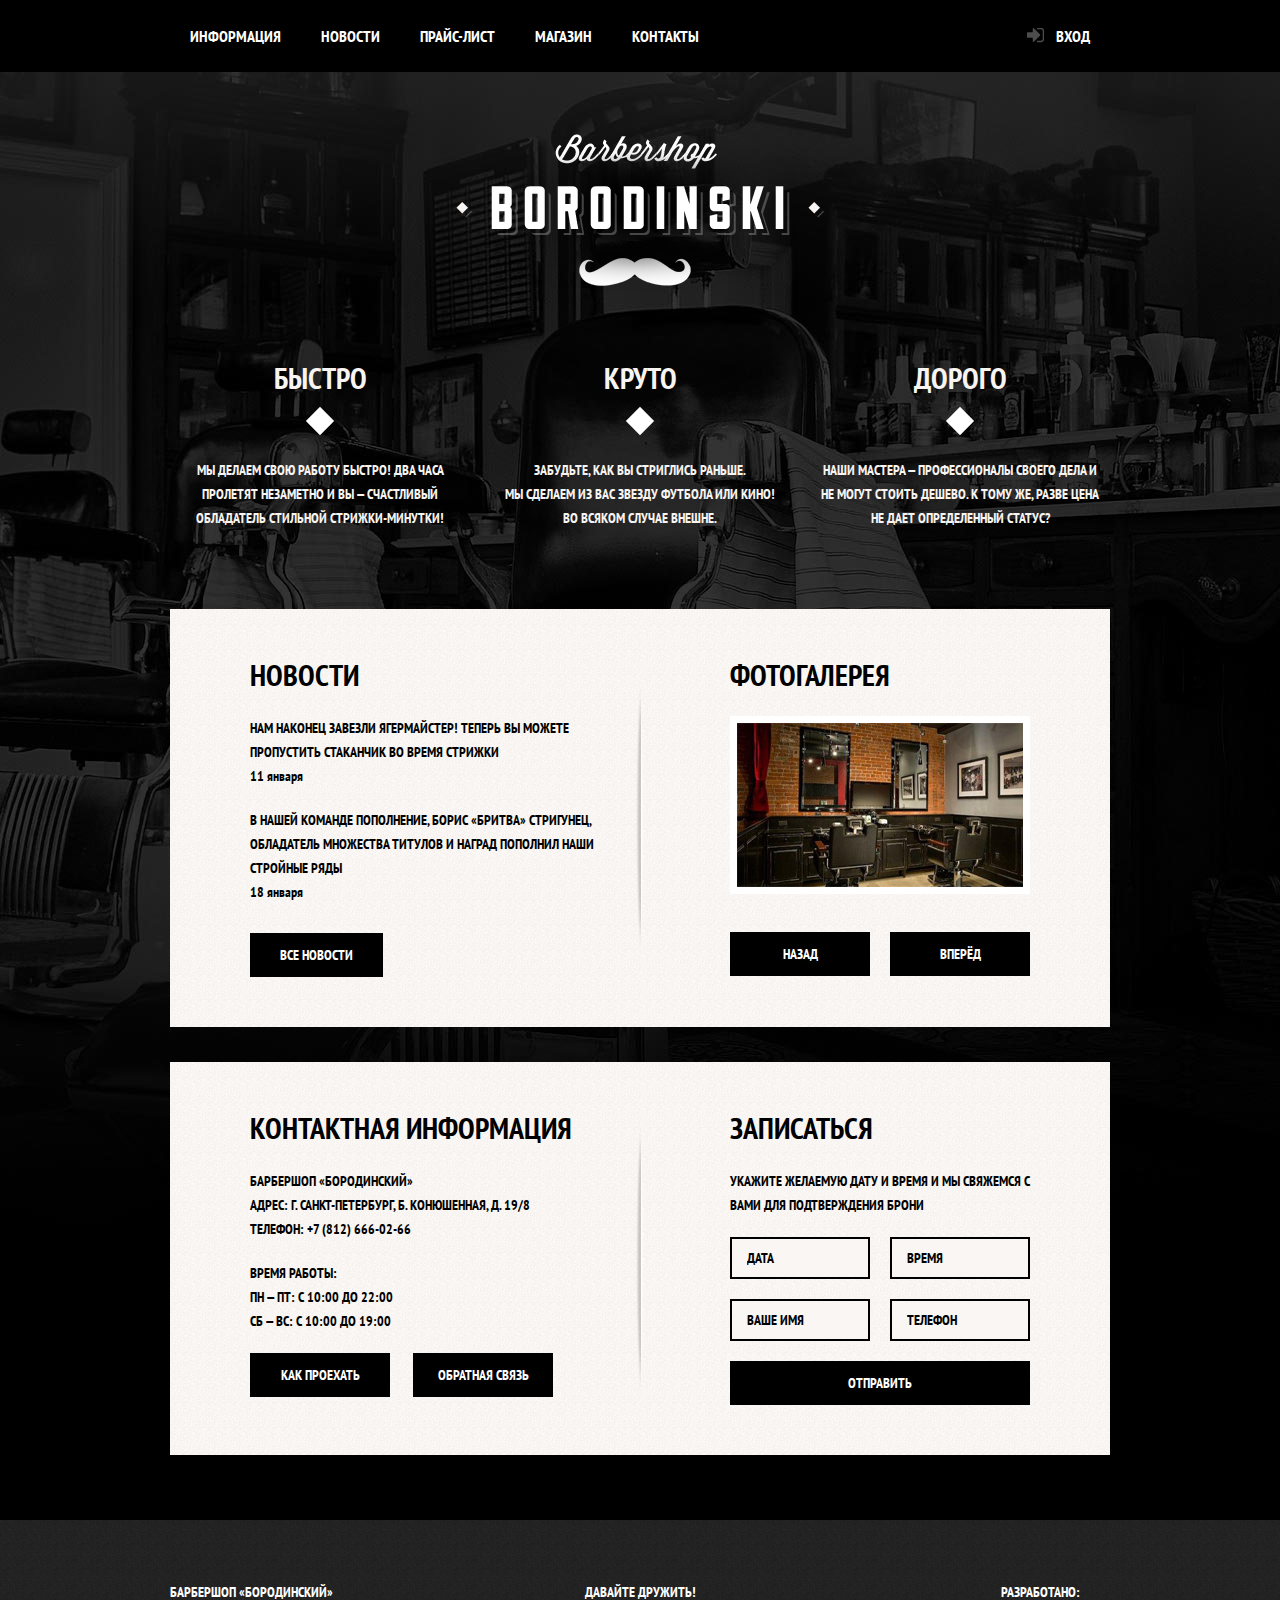
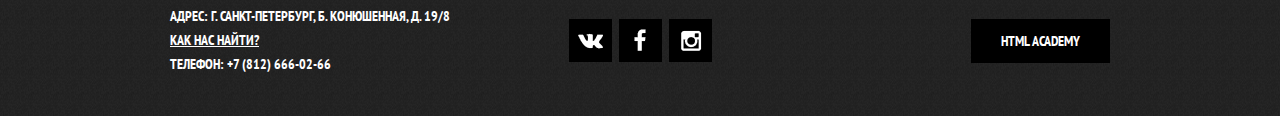
<file: index.html>
<!DOCTYPE html>
<html lang="ru">
  <head>
    <meta charset="utf-8">
    <title>Барбершоп «Бородинский»</title>
    <link href="https://fonts.googleapis.com/css?family=PT+Sans+Narrow:400,700&subset=cyrillic" rel="stylesheet">
    <link href="css/normalize.css" rel="stylesheet">
    <link href="css/style.min.css" rel="stylesheet">
  </head>
  <body>

<!-- Header | L'en-tête -->
    <header class="header-main">
        <div class="container clearfix">
         <nav class="navigation-main">
          <ul>
            <li>
              <a href="#">Информация</a>
            </li>
            <li>
              <a href="#">Новости</a>
            </li>
            <li>
              <a href="pricelist.html">Прайс-лист</a>
            </li>
            <li>
              <a href="catalog.html">Магазин</a>
            </li>
            <li>
              <a href="#">Контакты</a>
            </li>
          </ul>
        </nav>
          <div class="block-user">
            <a class="login" href="login.html">Вход</a>
          </div>
        </div>
    </header>

<!-- Main content block | Le bloc principal de la teneur -->
    <main class="container clearfix">
      <div class="index-logo">
        <img src="img/index-logo.png" width="368" height="204" alt="Барбершоп «Бородинский»">
      </div>

<!-- Advantages | Des avantages -->
      <div class="features clearfix">
        <div class="features-item">
          <h2>Быстро</h2>
          <p>Мы делаем свою работу быстро! Два часа пролетят незаметно и Вы — счастливый обладатель стильной стрижки-минутки!</p>
        </div>
        <div class="features-item">
          <h2>Круто</h2>
          <p>Забудьте, как Вы стриглись раньше. Мы&nbsp;сделаем&nbsp;из Вас звезду футбола или кино! Во&nbsp;всяком случае внешне.</p>
        </div>
        <div class="features-item">
          <h2>Дорого</h2>
          <p>Наши мастера&nbsp;— профессионалы своего дела и не&nbsp;могут стоить дешево. К тому же, разве цена не&nbsp;дает определенный статус?</p>
        </div>
      </div>
<!-- News and gallery container | Le conteneur des actualités et des photos -->
      <div class="index-content clearfix">
        <section class="index-content-left">
          <h2 class="index-content-title">Новости</h2>
          <ul class="news-preview">
            <li>
              <p>Нам наконец завезли Ягермайстер! Теперь Вы можете пропустить стаканчик во время стрижки
              <time datetime="2016-01-11">11 января</time>
              </p>
            </li>
            <li>
              <p>В нашей команде пополнение, Борис «Бритва» Стригунец, обладатель множества титулов и наград пополнил&nbsp;наши стройные ряды<time datetime="2016-01-18">18 января</time></p>
            </li>
          </ul>
          <a class="btn" href="#">Все новости</a>
        </section>
        <section class="index-content-right">
          <h2 class="index-content-title">Фотогалерея</h2>
          <div class="gallery">
            <figure class="gallery-content">
              <img class="photo-img" src="img/photo-1.jpg" width="286" height="164" alt="Интерьер барбершопа «Бородинский»">
            </figure>
            <a class="btn-gallery-prev" href="#">Назад</a>
            <a class="btn-gallery-next" href="#">Вперёд</a>
          </div>
        </section>
      </div>
<!-- Contacts and appointment form container | Le conteneur des contacts et de la forme de rendez-vous -->
      <div class="index-content clearfix">
        <section class="index-content-left">
          <h2 class="index-content-title">Контактная информация</h2>
          <p>
            Барбершоп «Бородинский»<br>
            Адрес: г. Санкт-Петербург, Б. Конюшенная, д. 19/8<br>
            Телефон: +7 (812) 666-02-66
          </p>
          <p>
            Время работы:<br>
            пн &mdash; пт: с 10:00 до 22:00<br>
            сб &mdash; вс: с 10:00 до 19:00
          </p>
          <a class="btn-contact-left" href="#">Как проехать</a>
          <a class="btn-contact-right" href="#">Обратная связь</a>
        </section>
        <section class="index-content-right">
          <h2 class="index-content-title">Записаться</h2>
          <p>Укажите желаемую дату и время и мы свяжемся с Вами для подтверждения брони</p>
          <form class="appointment-form" action="https://echo.htmlacademy.ru" method="post">
            <input type="text" name="date" value="" placeholder="Дата">
            <input type="text" name="time" value="" placeholder="Время">
            <input type="text" name="name" value="" placeholder="Ваше имя">
            <input type="text" name="phone" value="" placeholder="Телефон">
            <button class="btn" type="submit">Отправить</button>
          </form>
        </section>
      </div>
    </main>

<!-- Footer | Le pied de la page -->
    <footer class="footer-main">
      <div class="container clearfix">
        <div class="footer-contacts">
          Барбершоп «Бородинский»<br>
          Адрес: г. Санкт-Петербург, Б. Конюшенная, д. 19/8<br>
          <a class="js-open-map" href="#">Как нас найти?</a><br>
          Телефон: +7 (812) 666-02-66
        </div>
        <div class="footer-social">
          <p>Давайте дружить!</p>
          <a class="social-btn social-btn-vk" href="#">Вконтакте</a>
          <a class="social-btn social-btn-fb" href="#">Фейсбук</a>
          <a class="social-btn social-btn-inst" href="#">Инстаграм</a>
        </div>
        <div class="footer-copyright">
          <p>Разработано:</p>
          <a class="btn" href="https://htmlacademy.ru">HTML Academy</a>
        </div>
      </div>
    </footer>
    <div class="modal-overlay"></div>
    <div class="modal-content">
      <button class="modal-content-close" type="button" title="Закрыть">Закрыть</button>
      <h2 class="modal-content-title">Личный кабинет</h2>
      <p>Введите свой логин и пароль.</p>
      <form class="login-form" action="https://echo.htmlacademy.ru" method="post">
        <input class="icon-user" type="text" name="login" placeholder="Логин">
        <input class="icon-password" type="password"  name="password" placeholder="Пароль">
        <label class="login-checkbox">
          <input type="checkbox" name="remember">
          <span class="checkbox-imitation"></span>
          Запомните меня
        </label>
        <a class="restore" href="#">Я забыл пароль!</a>
        <button class="btn" type="submit">Войти</button>
      </form>
    </div>
    <div class="modal-content-map">
      <button class="modal-content-close" type="button" title="Закрыть">Закрыть</button>
      <div id="yandex-map">
        <script type="text/javascript" charset="utf-8" async src="https://api-maps.yandex.ru/services/constructor/1.0/js/?sid=En1lAW7YlGKaU-c9khDoeRX50lLlKyIp&amp;width=766&amp;height=561&amp;lang=ru_RU&amp;sourceType=constructor&amp;scroll=true"></script>
      </div>
    </div>
    <script src="js/scripts.min.js"></script>
  </body>
</html>
</file>
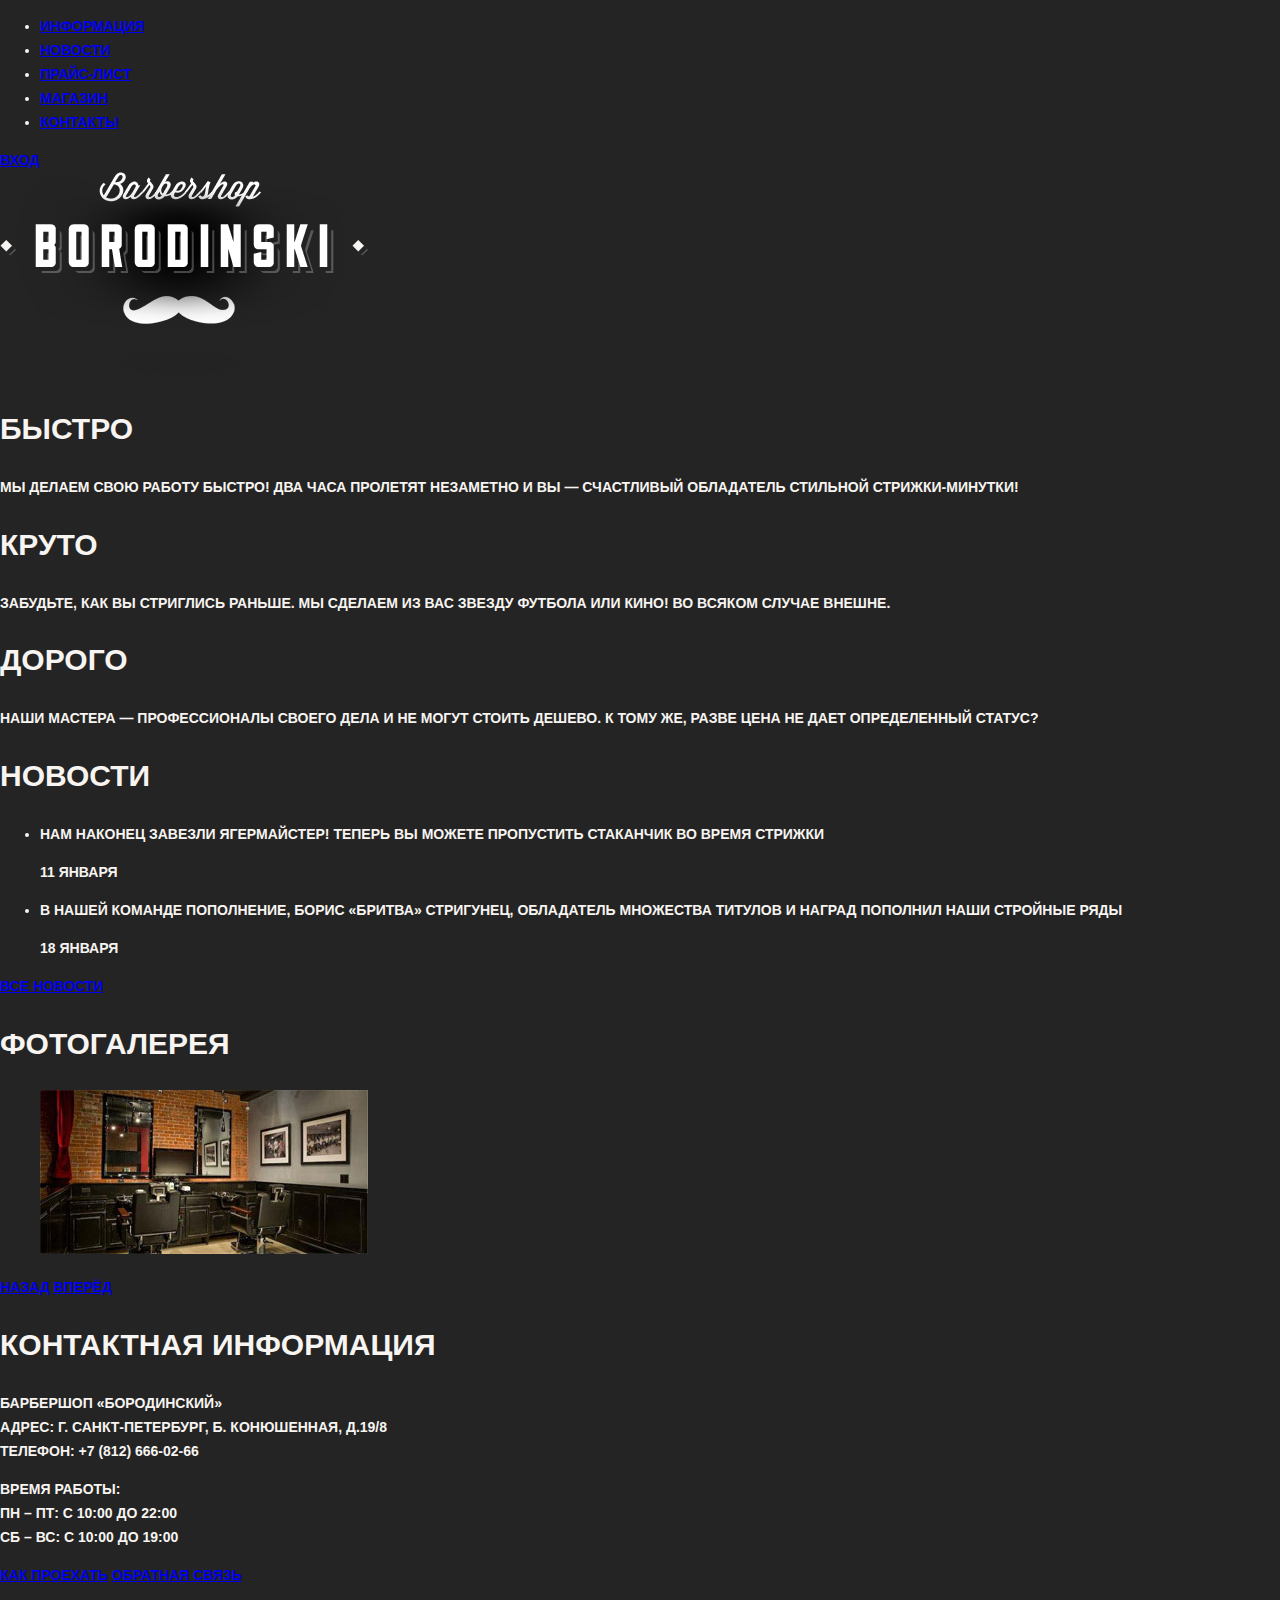
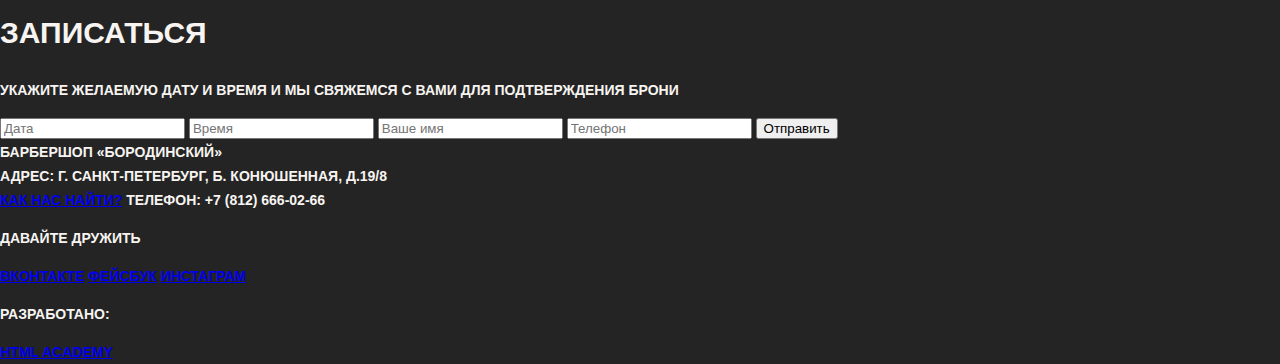
<file: 1/index.html>
<!DOCTYPE html>
<html lang="ru">
  <head>
    <meta charset="utf-8">
    <title>Барбершоп «Бородинский»</title>
    <link href="css/style.css" rel="stylesheet">
  </head>
  <body>

<!-- Header | L'en-tête -->
    <header class="header-main">
      <div class="container">
        <nav class="navigation-main">
          <ul>
            <li>  
              <a href="#">Информация</a>
            </li>
            <li>
              <a href="#">Новости</a>
            </li>
            <li>
              <a href="pricelist.html">Прайс-лист</a>
            </li>
            <li>
              <a href="catalog.html">Магазин</a>
            </li>
            <li>
              <a href="#">Контакты</a>
            </li>
          </ul>
        </nav>
        <div class="block-user">
          <a class="login" href="#">Вход</a>
        </div>
      </div>
    </header>

<!-- Main content block | Le bloc principal de la teneur -->
    <main class="container">
      <div class="index-logo">
        <img src="img/index-logo.png" width="368" height="204" alt="Барбершоп «Бородинский»">
      </div>

<!-- Advantages | Des avantages -->
      <div class="features">
        <div class="features-item">
          <h2>Быстро</h2>
          <p>Мы делаем свою работу быстро! Два часа пролетят незаметно и Вы — счастливый обладатель стильной стрижки-минутки!</p>
        </div>
        <div class="features-item">
          <h2>Круто</h2>
          <p>Забудьте, как Вы стриглись раньше. Мы сделаем из Вас звезду футбола или кино! Во всяком случае внешне.</p>
        </div>
        <div class="features-item">
          <h2>Дорого</h2>
          <p>Наши мастера — профессионалы своего дела и не могут стоить дешево. К тому же, разве цена не дает определенный статус?</p>
        </div>
      </div>
<!-- News and gallery container | Le conteneur des actualités et des photos -->      
      <div class="index-content"> 
        <section class="index-content-left"> 
          <h2 class="index-content-title">Новости</h2>
          <ul class="news-preview">
            <li>  
              <p>Нам наконец завезли Ягермайстер! Теперь Вы можете пропустить стаканчик во время стрижки</p>
              <time datetime="2016-01-11">11 января</time>
            </li>
            <li>
              <p>В нашей команде пополнение, Борис «Бритва» Стригунец, обладатель множества титулов и наград пополнил наши стройные ряды</p>
              <time datetime="2016-01-18">18 января</time>
            </li>
          </ul>
          <a class="btn" href="#">Все новости</a>
        </section>
        <section class="index-content-right">
          <h2 class="index-content-title">Фотогалерея</h2>
          <div class="gallery">
            <figure class="gallery-content">
              <img class="photo-img" src="img/photo-1.jpg" width="328" height="164" alt="Интерьер барбершопа «Бородинский»">
            </figure>
            <a class="btn gallery-prev" href="#" >Назад</a>
            <a class="btn gallery-next" href="#">Вперёд</a>
          </div>	
        </section>
      </div>
<!-- Contacts and appointment form container | Le conteneur des contacts et de la forme de rendez-vous -->      
      <div class="index-content"> 
        <section class="index-content-left">
          <h2 class="index-content-title">Контактная информация</h2>
          <p>
            Барбершоп «Бородинский»<br>
            Адрес: г. Санкт-Петербург, Б. Конюшенная, д.19/8<br>
            Телефон: +7 (812) 666-02-66
          </p> 
          <p>
            Время работы:<br>
            пн – пт: с 10:00 до 22:00<br>
            сб – вс: с 10:00 до 19:00
          </p>
          <a class="btn" href="#">Как проехать</a>
          <a class="btn" href="#">Обратная связь</a>
        </section>
        <section class="index-content-right">
          <h2 class="index-content-title">Записаться</h2>
          <p>Укажите желаемую дату и время и мы свяжемся с Вами для подтверждения брони</p>
          <form class="appointment-form" action="https://echo.htmlacademy.ru" method="post">
            <input type="text" name="date" value="" placeholder="Дата">
            <input type="text" name="time" value="" placeholder="Время">
            <input type="text" name="name" value="" placeholder="Ваше имя">
            <input type="text" name="phone" value="" placeholder="Телефон">
            <button class="btn" type="submit">Отправить</button>     			
          </form>
        </section>
      </div>
    </main>

<!-- Footer | Le pied de la page -->
    <footer class="footer-main">
      <div class="container">
        <div class="footer-contacts">
          Барбершоп «Бородинский»<br>
          Адрес: г. Санкт-Петербург, Б. Конюшенная, д.19/8<br>
          <a href="#">Как нас найти?</a>
          Телефон: +7 (812) 666-02-66
        </div>
        <div class="footer-social">
          <p>Давайте дружить</p>
          <a class="social-btn social-btn-vk" href="#">Вконтакте</a>
          <a class="social-btn social-btn-fb" href="#">Фейсбук</a>
          <a class="social-btn social-btn-inst" href="#">Инстаграм</a>
        </div>
        <div class="footer-copyright">
          <p>Разработано:</p>
          <a class="btn" href="https://htmlacademy.ru">HTML Academy</a>
        </div>    
      </div>
    </footer>
  </body>
</html>
</file>
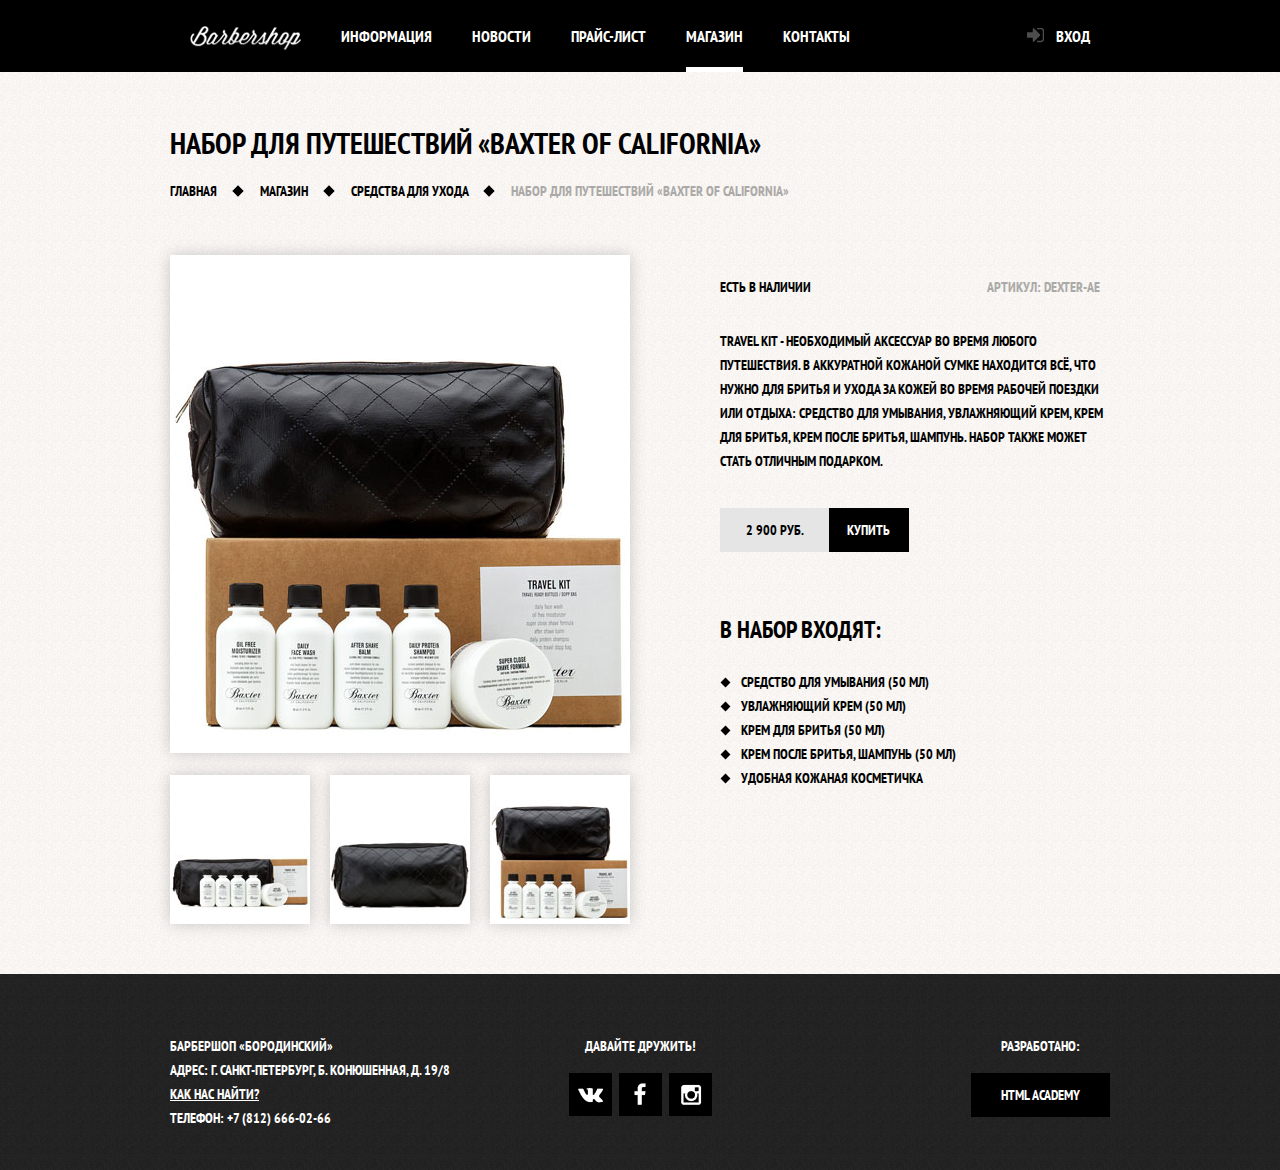
<file: catalog-item.html>
<!DOCTYPE html>
<html lang="ru">
  <head>
    <meta charset="utf-8">
    <title>Набор для путешествий «BAXTER OF CALIFORNIA» — Магазин — Барбершоп «Бородинский»</title>
    <link href="https://fonts.googleapis.com/css?family=PT+Sans+Narrow:400,700&subset=cyrillic" rel="stylesheet">
    <link href="css/normalize.css" rel="stylesheet">
    <link href="css/style.min.css" rel="stylesheet">
  </head>
  <body class="inner-page">

<!-- Header | L'en-tête -->
    <header class="header-inner">
      <div class="container clearfix">
                <nav class="navigation-main">
         <a class="logo-small" href="index.html"><img src="img/logo-small.png" width="111" height="24" alt="Барбершоп «Бородинский»"></a>
          <ul>
            <li>
              <a href="#">Информация</a>
            </li>
            <li>
              <a href="#">Новости</a>
            </li>
            <li>
              <a href="pricelist.html">Прайс-лист</a>
            </li>
            <li class="active">
              <a>Магазин</a>
            </li>
            <li>
              <a href="#">Контакты</a>
            </li>
          </ul>
        </nav>
        <div class="block-user">
          <a class="login" href="login.html">Вход</a>
        </div>
      </div>
    </header>

<!-- Main content block | Le bloc principal de teneur -->
    <main class="container">
<!-- Heading and nav section | Le titre et la section de navigation -->
      <div class="heading-section">
        <h1 class="heading-title">Набор для путешествий «BAXTER OF CALIFORNIA»</h1>
        <ul class="heading-breadcrumbs">
          <li>
            <a href="index.html">Главная</a>
          </li>
          <li>
            <a href="#">Магазин</a>
          </li>
          <li>
            <a href="catalog.html">Средства для ухода</a>
          </li>
          <li class="heading-breadcrumbs-active">
            Набор для путешествий «BAXTER OF CALIFORNIA»
          </li>
        </ul>
      </div>

<!-- Left column with photos | Colonne de gauche avec des photos -->
      <div class="inner-content clearfix">
        <div class="inner-content-column">
          <figure class="product-photo-big">
            <img src="img/product-photo-1.jpg" width="460" height="498" alt="Набор для путешествий «BAXTER OF CALIFORNIA»">
          </figure>
          <figure class="product-photo-small">
            <img src="img/product-photo-2.jpg" width="140" height="149" alt="Набор для путешествий «BAXTER OF CALIFORNIA»">
            <img src="img/product-photo-3.jpg" width="140" height="149" alt="Набор для путешествий «BAXTER OF CALIFORNIA»">
            <img src="img/product-photo-4.jpg" width="140" height="149" alt="Набор для путешествий «BAXTER OF CALIFORNIA»">
          </figure>
        </div>

<!-- Right column with the description of a product | Colonne de droite avec la description d'un produit -->
        <div class="inner-content-column-right">
          <div class="product-status clearfix">
            <p class="product-available">Есть в наличии</p>
            <p class="product-article">Артикул: Dexter-AE</p>
          </div>
          <p class="product-description">
            Travel Kit - необходимый аксессуар во время любого путешествия. В аккуратной кожаной сумке находится всё, что нужно для бритья и ухода за кожей во время рабочей поездки или отдыха: средство для умывания, увлажняющий крем, крем для бритья, крем после бритья, шампунь. Набор также может стать отличным подарком.
          </p>
          <div class="item-price product-price">
            <span>2 900 руб.</span>
            <a class="btn btn-buy" href="catalog-item.html" title="Набор для путешествий «BAXTER OF CALIFORNIA»">Купить</a>
          </div>
          <h3 class="inner-content-title">В набор входят:</h3>
          <ul class="inner-content-list">
            <li>Средство для умывания (50 мл)</li>
            <li>Увлажняющий крем (50 мл)</li>
            <li>Крем для бритья (50 мл)</li>
            <li>Крем после бритья, шампунь (50 мл)</li>
            <li>Удобная кожаная косметичка</li>
          </ul>
        </div>
      </div>
    </main>

<!-- Footer | Le pied de la page -->
    <footer class="footer-main">
      <div class="container clearfix">
        <div class="footer-contacts">
          Барбершоп «Бородинский»<br>
          Адрес: г. Санкт-Петербург, Б. Конюшенная, д. 19/8<br>
          <a class="js-open-map" href="#">Как нас найти?</a><br>
          Телефон: +7 (812) 666-02-66
        </div>
        <div class="footer-social">
          <p>Давайте дружить!</p>
          <a class="social-btn social-btn-vk" href="#">Вконтакте</a>
          <a class="social-btn social-btn-fb" href="#">Фейсбук</a>
          <a class="social-btn social-btn-inst" href="#">Инстаграм</a>
        </div>
        <div class="footer-copyright">
          <p>Разработано:</p>
          <a class="btn" href="https://htmlacademy.ru">HTML Academy</a>
        </div>
      </div>
    </footer>
    <div class="modal-overlay"></div>
    <div class="modal-content">
      <button class="modal-content-close" type="button" title="Закрыть">Закрыть</button>
      <h2 class="modal-content-title">Личный кабинет</h2>
      <p>Введите свой логин и пароль.</p>
      <form class="login-form" action="https://echo.htmlacademy.ru" method="post">
        <input class="icon-user" type="text" name="login" placeholder="Логин">
        <input class="icon-password" type="password"  name="password" placeholder="Пароль">
        <label class="login-checkbox">
          <input type="checkbox" name="remember">
          <span class="checkbox-imitation"></span>
          Запомните меня
        </label>
        <a class="restore" href="#">Я забыл пароль!</a>
        <button class="btn" type="submit">Войти</button>
      </form>
    </div>
    <div class="modal-content-map">
      <button class="modal-content-close" type="button" title="Закрыть">Закрыть</button>
      <div id="yandex-map">
        <script type="text/javascript" charset="utf-8" async src="https://api-maps.yandex.ru/services/constructor/1.0/js/?sid=En1lAW7YlGKaU-c9khDoeRX50lLlKyIp&amp;width=766&amp;height=561&amp;lang=ru_RU&amp;sourceType=constructor&amp;scroll=true"></script>
      </div>
    </div>
    <script src="js/scripts.min.js"></script>
  </body>
</html>
</file>
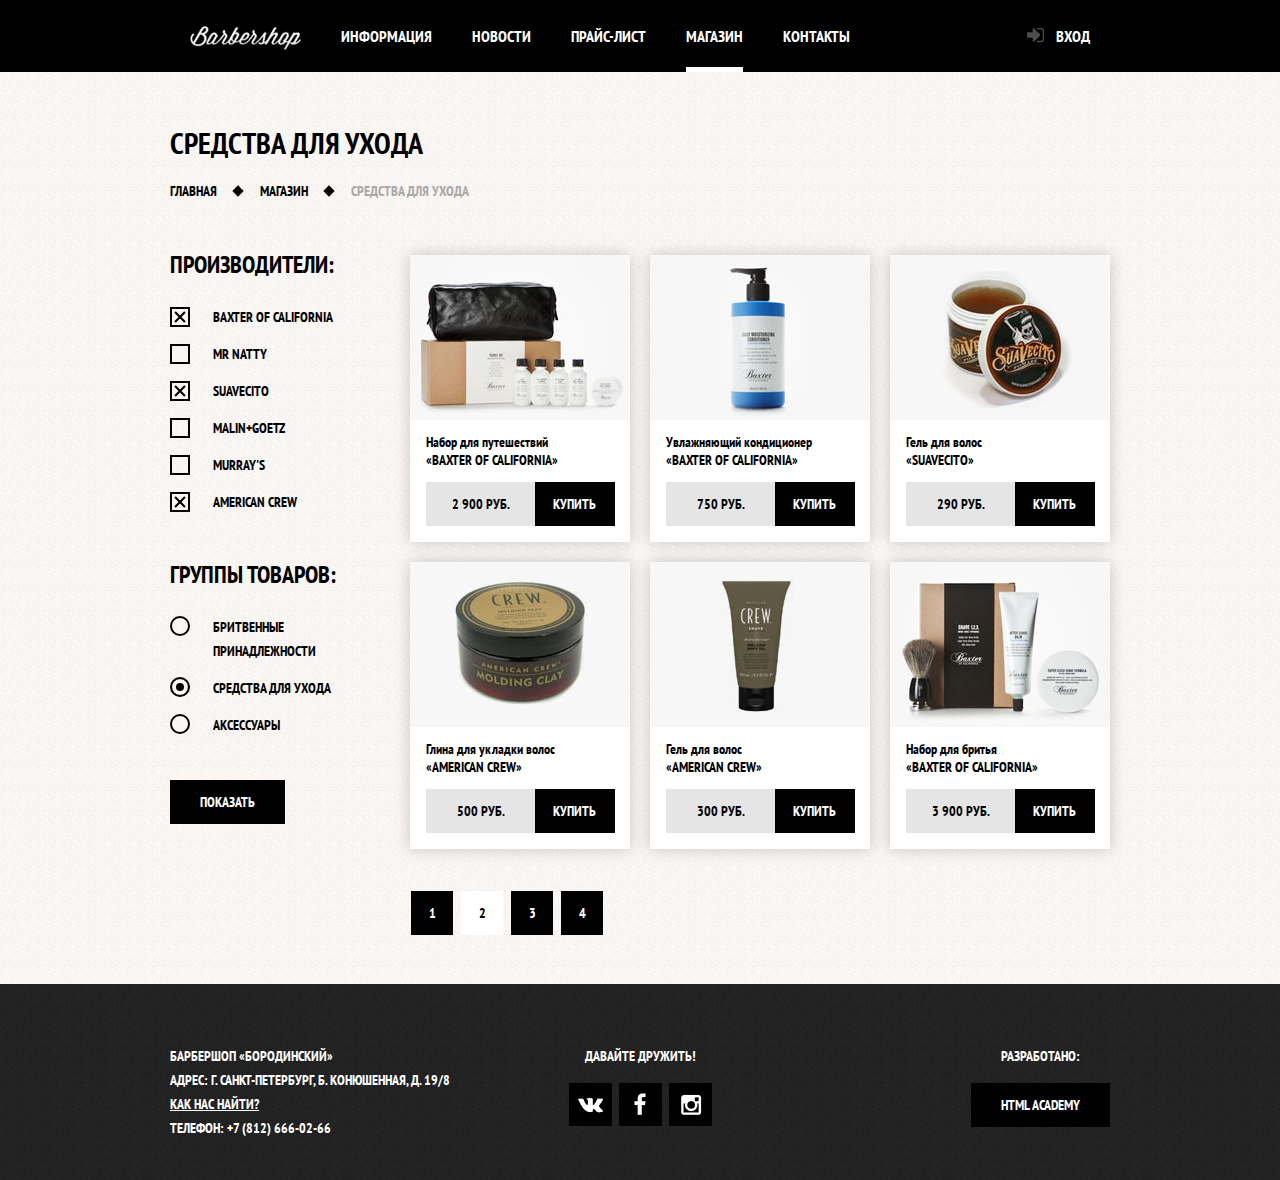
<file: catalog.html>
<!DOCTYPE html>
<html lang="ru">
  <head>
    <meta charset="utf-8">
    <title>Средства для ухода — Магазин — Барбершоп «Бородинский»</title>
    <link href="https://fonts.googleapis.com/css?family=PT+Sans+Narrow:400,700&subset=cyrillic" rel="stylesheet">
    <link href="css/normalize.css" rel="stylesheet">
    <link href="css/style.min.css" rel="stylesheet">
  </head>
  <body class="inner-page">

<!-- Header | L'en-tête -->
    <header class="header-inner">
      <div class="container clearfix">
        <nav class="navigation-main">
         <a class="logo-small" href="index.html"><img src="img/logo-small.png" width="111" height="24" alt="Барбершоп «Бородинский»"></a>
          <ul>
            <li>
              <a href="#">Информация</a>
            </li>
            <li>
              <a href="#">Новости</a>
            </li>
            <li>
              <a href="pricelist.html">Прайс-лист</a>
            </li>
            <li class="active">
              <a>Магазин</a>
            </li>
            <li>
              <a href="#">Контакты</a>
            </li>
          </ul>
        </nav>
        <div class="block-user">
          <a class="login" href="login.html">Вход</a>
        </div>
      </div>
    </header>

<!-- Main content block | Le bloc principal de teneur -->
    <main class="container">
<!-- Heading and nav section | Le titre et la section de navigation -->
      <div class="heading-section">
        <h1 class="heading-title">Средства для ухода</h1>
        <ul class="heading-breadcrumbs">
          <li>
            <a href="index.html">Главная</a>
          </li>
          <li>
            <a href="#">Магазин</a>
          </li>
          <li class="heading-breadcrumbs-active">
            Средства для ухода
          </li>
        </ul>
      </div>

      <div class="clearfix">
        <aside class="catalog-section">
          <form class="catalog-producers filter" action="#" method="get">
            <h3>Производители:</h3>
            <fieldset class="filter-producer">
              <label class="checkbox-filter" for="baxter">
                <input type="checkbox" name="goods-producers" value="1" id="baxter" checked> 
                <span class="checkbox-imitation"></span>
                Baxter of California
                </label>
              <label class="checkbox-filter" for="mrnatty">
                <input type="checkbox" name="goods-producers" id="mrnatty" value="2">
                <span class="checkbox-imitation"></span>
                Mr Natty
              </label>
              <label class="checkbox-filter" for="sauvecito">
                <input type="checkbox" name="goods-producers" id="sauvecito" value="3" checked>
                <span class="checkbox-imitation"></span>
                Suavecito
              </label>
              <label class="checkbox-filter" for="malin">
                <input type="checkbox" name="goods-producers" id="malin" value="4">
                <span class="checkbox-imitation"></span>
                Malin+Goetz
              </label>
              <label class="checkbox-filter" for="murrays">
                <input type="checkbox" name="goods-producers" id="murrays" value="5">
                <span class="checkbox-imitation"></span>
                Murray's
              </label>
              <label class="checkbox-filter" for="ac">
                <input type="checkbox" name="goods-producers" id="ac" value="6" checked>
                <span class="checkbox-imitation"></span>
                American Crew
              </label>
            </fieldset>
            <h3>Группы товаров:</h3>
            <fieldset class="filter-type">
              <input type="radio" name="good-type" id="shaving">
              <label class="radio-filter" for="shaving">
                Бритвенные принадлежности
              </label>
              <input type="radio" name="good-type" id="care" checked>
              <label class="radio-filter" for="care">
                Средства для ухода
              </label>
              <input type="radio" name="good-type" id="accessories">
              <label class="radio-filter" for="accessories">
                Аксессуары
              </label>
            </fieldset>
            <button class="btn" type="submit">Показать</button>
          </form>
        </aside>

        <section class="catalog-content"> <!-- объединяет в себе все товары каталога -->
          <article class="catalog-item"> <!-- контейнер для отдельной карточки товара -->
            <a class="catalog-item-details" href="catalog-item.html"><img src="img/catalog-photo-1.jpg" width="220" height="165" alt="Набор для путешествий «BAXTER OF CALIFORNIA»">
              <h4>Набор для путешествий</h4>
              <div>«BAXTER OF CALIFORNIA»</div>
            </a>
            <div class="item-price">
              <span>2 900 руб.</span>
              <a class="btn btn-buy" href="catalog-item.html" title="Набор для путешествий «BAXTER OF CALIFORNIA»">Купить</a>
            </div>
          </article>

          <article class="catalog-item">
            <a class="catalog-item-details" href="#"><img src="img/catalog-photo-2.jpg" width="220" height="165" alt="Увлажняющий кондиционер «BAXTER OF CALIFORNIA»">
              <h4>Увлажняющий кондиционер</h4>
              <div>«BAXTER OF CALIFORNIA»</div>
            </a>
            <div class="item-price">
              <span>750 руб.</span>
              <a class="btn btn-buy" href="#" title="Увлажняющий кондиционер «BAXTER OF CALIFORNIA»">Купить</a>
            </div>
          </article>

          <article class="catalog-item">
            <a class="catalog-item-details" href="#"><img src="img/catalog-photo-3.jpg" width="220" height="165" alt="Гель для волос «SUAVECITO»">
              <h4>Гель для волос</h4>
              <div>«SUAVECITO»</div>
            </a>
            <div class="item-price">
              <span>290 руб.</span>
              <a class="btn btn-buy" href="#" title="Гель для волос «SUAVECITO»">Купить</a>
            </div>
          </article>

          <article class="catalog-item">
            <a class="catalog-item-details" href="#"><img src="img/catalog-photo-4.jpg" width="220" height="165" alt="Глина для укладки волос «AMERICAN CREW»">
              <h4>Глина для укладки волос</h4>
              <div>«AMERICAN CREW»</div>
            </a>
            <div class="item-price">
              <span>500 руб.</span>
              <a class="btn btn-buy" href="#" title="Глина для укладки волос «AMERICAN CREW»">Купить</a>
            </div>
          </article>

          <article class="catalog-item">
            <a class="catalog-item-details" href="#"><img src="img/catalog-photo-5.jpg" width="220" height="165" alt="Гель для волос «AMERICAN CREW»">
              <h4>Гель для волос</h4>
              <div>«AMERICAN CREW»</div>
            </a>
            <div class="item-price">
              <span>300 руб.</span>
              <a class="btn btn-buy" href="#" title="Гель для волос «AMERICAN CREW»">Купить</a>
            </div>
          </article>

          <article class="catalog-item">
            <a class="catalog-item-details" href="#"><img src="img/catalog-photo-6.jpg" width="220" height="165" alt="Набор для бритья «BAXTER OF CALIFORNIA»">
              <h4>Набор для бритья</h4>
              <div>«BAXTER OF CALIFORNIA»</div>
            </a>
            <div class="item-price">
              <span>3 900 руб.</span>
              <a class="btn btn-buy" href="#" title="Набор для бритья «BAXTER OF CALIFORNIA»">Купить</a>
            </div>
          </article>
				</section>
		  </div>

		  <!-- Pagination -->
      <ul class="navigation-page">
        <li>
          <a href="#">1</a>
        </li>
        <li>
          <a class="active-page">2</a>
        </li>
        <li>
          <a href="#">3</a>
        </li>
        <li>
          <a href="#">4</a>
        </li>
      </ul>
    </main>

<!-- Footer | Le pied de la page -->
    <footer class="footer-main">
      <div class="container clearfix">
        <div class="footer-contacts">
          Барбершоп «Бородинский»<br>
          Адрес: г. Санкт-Петербург, Б. Конюшенная, д. 19/8<br>
          <a class="js-open-map" href="#">Как нас найти?</a><br>
          Телефон: +7 (812) 666-02-66
        </div>
        <div class="footer-social">
          <p>Давайте дружить!</p>
          <a class="social-btn social-btn-vk" href="#">Вконтакте</a>
          <a class="social-btn social-btn-fb" href="#">Фейсбук</a>
          <a class="social-btn social-btn-inst" href="#">Инстаграм</a>
        </div>
        <div class="footer-copyright">
          <p>Разработано:</p>
          <a class="btn" href="https://htmlacademy.ru">HTML Academy</a>
        </div>
      </div>
    </footer>
    <div class="modal-overlay"></div>
    <div class="modal-content">
      <button class="modal-content-close" type="button" title="Закрыть">Закрыть</button>
      <h2 class="modal-content-title">Личный кабинет</h2>
      <p>Введите свой логин и пароль.</p>
      <form class="login-form" action="https://echo.htmlacademy.ru" method="post">
        <input class="icon-user" type="text" name="login" placeholder="Логин">
        <input class="icon-password" type="password"  name="password" placeholder="Пароль">
        <label class="login-checkbox">
          <input type="checkbox" name="remember">
          <span class="checkbox-imitation"></span>
          Запомните меня
        </label>
        <a class="restore" href="#">Я забыл пароль!</a>
        <button class="btn" type="submit">Войти</button>
      </form>
    </div>
    <div class="modal-content-map">
      <button class="modal-content-close" type="button" title="Закрыть">Закрыть</button>
      <div id="yandex-map">
        <script type="text/javascript" charset="utf-8" async src="https://api-maps.yandex.ru/services/constructor/1.0/js/?sid=En1lAW7YlGKaU-c9khDoeRX50lLlKyIp&amp;width=766&amp;height=561&amp;lang=ru_RU&amp;sourceType=constructor&amp;scroll=true"></script>
      </div>
    </div>
    <script src="js/scripts.min.js"></script>
  </body>
</html>
</file>
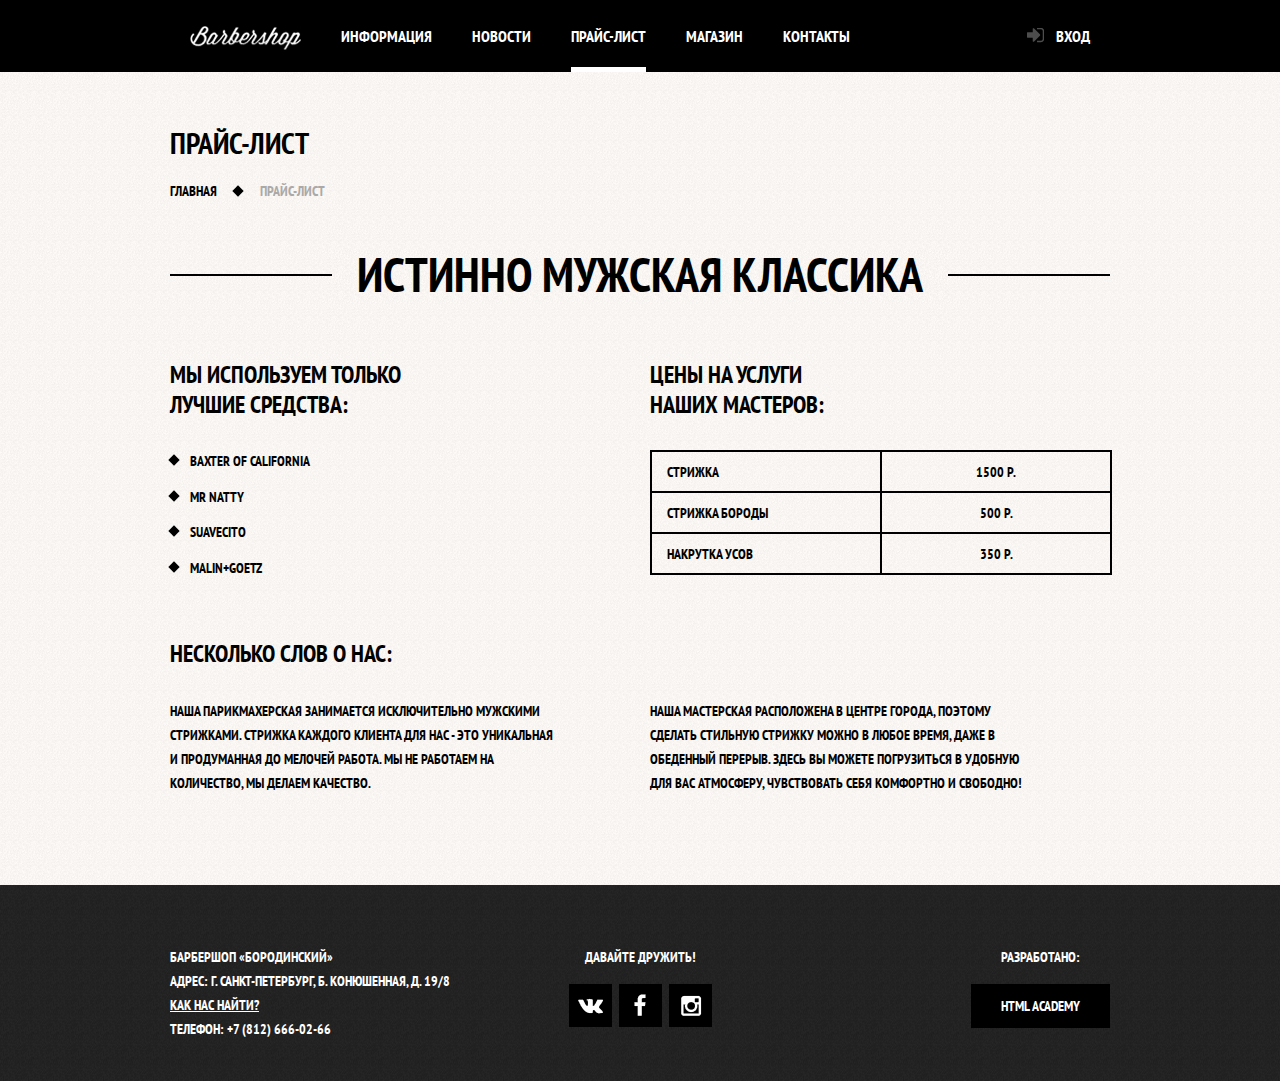
<file: pricelist.html>
<!DOCTYPE html>
<html lang="ru">
  <head>
    <meta charset="utf-8">
    <title>Прайс-лист — Барбершоп «Бородинский»</title>
    <link href="https://fonts.googleapis.com/css?family=PT+Sans+Narrow:400,700&subset=cyrillic" rel="stylesheet">
    <link href="css/normalize.css" rel="stylesheet">
    <link href="css/style.min.css" rel="stylesheet">
  </head>
  <body class="inner-page">

<!-- Header | L'en-tête -->
    <header class="header-inner">
      <div class="container clearfix">
        <nav class="navigation-main">
         <a class="logo-small" href="index.html"><img src="img/logo-small.png" width="111" height="24" alt="Барбершоп «Бородинский»"></a>
          <ul>
            <li>
              <a href="#">Информация</a>
            </li>
            <li>
              <a href="#">Новости</a>
            </li>
            <li class="active">
              <a>Прайс-лист</a>
            </li>
            <li>
              <a href="catalog.html">Магазин</a>
            </li>
            <li>
              <a href="#">Контакты</a>
            </li>
          </ul>
        </nav>
        <div class="block-user">
          <a class="login" href="login.html">Вход</a>
        </div>
      </div>
    </header>

<!-- Main content block | Le bloc principal de teneur -->
    <main class="container clearfix">
<!-- Heading and nav section | Le titre et la section de navigation -->
      <div class="heading-section">
        <h1 class="heading-title">Прайс-лист</h1>
        <ul class="heading-breadcrumbs">
          <li>
            <a href="index.html">Главная</a>
          </li>
          <li class="heading-breadcrumbs-active">
            Прайс-лист
          </li>
        </ul>
      </div>

      <div class="line-through"> <!-- рекламный заголовок с линией за ним -->
        <h2>Истинно мужская классика</h2>
      </div>

      <div class="clearfix">
        <div class="inner-content-left">
        <h2 class="inner-content-title">Мы используем только лучшие средства:</h2>
    			<ul class="inner-content-features">
            <li>Baxter of California</li>
            <li>Mr Natty</li>
            <li>Suavecito</li>
            <li>Malin+Goetz</li>
          </ul>
        </div>

        <div class="inner-content-right">
          <h2 class="inner-content-title">Цены на услуги наших&nbsp;мастеров:</h2>
          <div class="inner-content-table">
            <div class="inner-content-row">
              <div class="inner-content-cell">
                Стрижка
              </div>
              <div class="inner-content-cell">
                1500 P.
              </div>
            </div>
            <div class="inner-content-row">
              <div class="inner-content-cell">
                Стрижка бороды
              </div>
              <div class="inner-content-cell">
                500 P.
              </div>
            </div>
            <div class="inner-content-row">
              <div class="inner-content-cell">
                Накрутка усов
              </div>
              <div class="inner-content-cell">
                350 P.
              </div>
            </div>
          </div>
        </div>
      </div>

      <div class="inner-columns clearfix">
        <h3 class="inner-content-title">Несколько слов о нас:</h3>
        <div class="inner-content-left">
          <p>Наша парикмахерская занимается исключительно мужскими стрижками. Стрижка каждого клиента для нас - это&nbsp;уникальная и продуманная до мелочей работа. Мы не работаем на количество, мы делаем качество.</p>

        </div>
        <div class="inner-content-right">
           <p>Наша мастерская расположена в центре города, поэтому сделать стильную стрижку можно в любое время, даже в обеденный перерыв. Здесь Вы можете погрузиться в удобную для Вас атмосферу, чувствовать себя комфортно и свободно!</p>
        </div>
      </div>
    </main>

<!-- Footer | Le pied de la page -->
    <footer class="footer-main">
      <div class="container clearfix">
        <div class="footer-contacts">
          Барбершоп «Бородинский»<br>
          Адрес: г. Санкт-Петербург, Б. Конюшенная, д. 19/8<br>
          <a class="js-open-map" href="#">Как нас найти?</a><br>
          Телефон: +7 (812) 666-02-66
        </div>
        <div class="footer-social">
          <p>Давайте дружить!</p>
          <a class="social-btn social-btn-vk" href="#">Вконтакте</a>
          <a class="social-btn social-btn-fb" href="#">Фейсбук</a>
          <a class="social-btn social-btn-inst" href="#">Инстаграм</a>
        </div>
        <div class="footer-copyright">
          <p>Разработано:</p>
          <a class="btn" href="https://htmlacademy.ru">HTML Academy</a>
        </div>
      </div>
    </footer>
    <div class="modal-overlay"></div>
    <div class="modal-content">
      <button class="modal-content-close" type="button" title="Закрыть">Закрыть</button>
      <h2 class="modal-content-title">Личный кабинет</h2>
      <p>Введите свой логин и пароль.</p>
      <form class="login-form" action="https://echo.htmlacademy.ru" method="post">
        <input class="icon-user" type="text" name="login" placeholder="Логин">
        <input class="icon-password" type="password"  name="password" placeholder="Пароль">
        <label class="login-checkbox">
          <input type="checkbox" name="remember">
          <span class="checkbox-imitation"></span>
          Запомните меня
        </label>
        <a class="restore" href="#">Я забыл пароль!</a>
        <button class="btn" type="submit">Войти</button>
      </form>
    </div>
    <div class="modal-content-map">
      <button class="modal-content-close" type="button" title="Закрыть">Закрыть</button>
      <div id="yandex-map">
        <script type="text/javascript" charset="utf-8" async src="https://api-maps.yandex.ru/services/constructor/1.0/js/?sid=En1lAW7YlGKaU-c9khDoeRX50lLlKyIp&amp;width=766&amp;height=561&amp;lang=ru_RU&amp;sourceType=constructor&amp;scroll=true"></script>
      </div>
    </div>
    <script src="js/scripts.min.js"></script>
  </body>
</html>
</file>
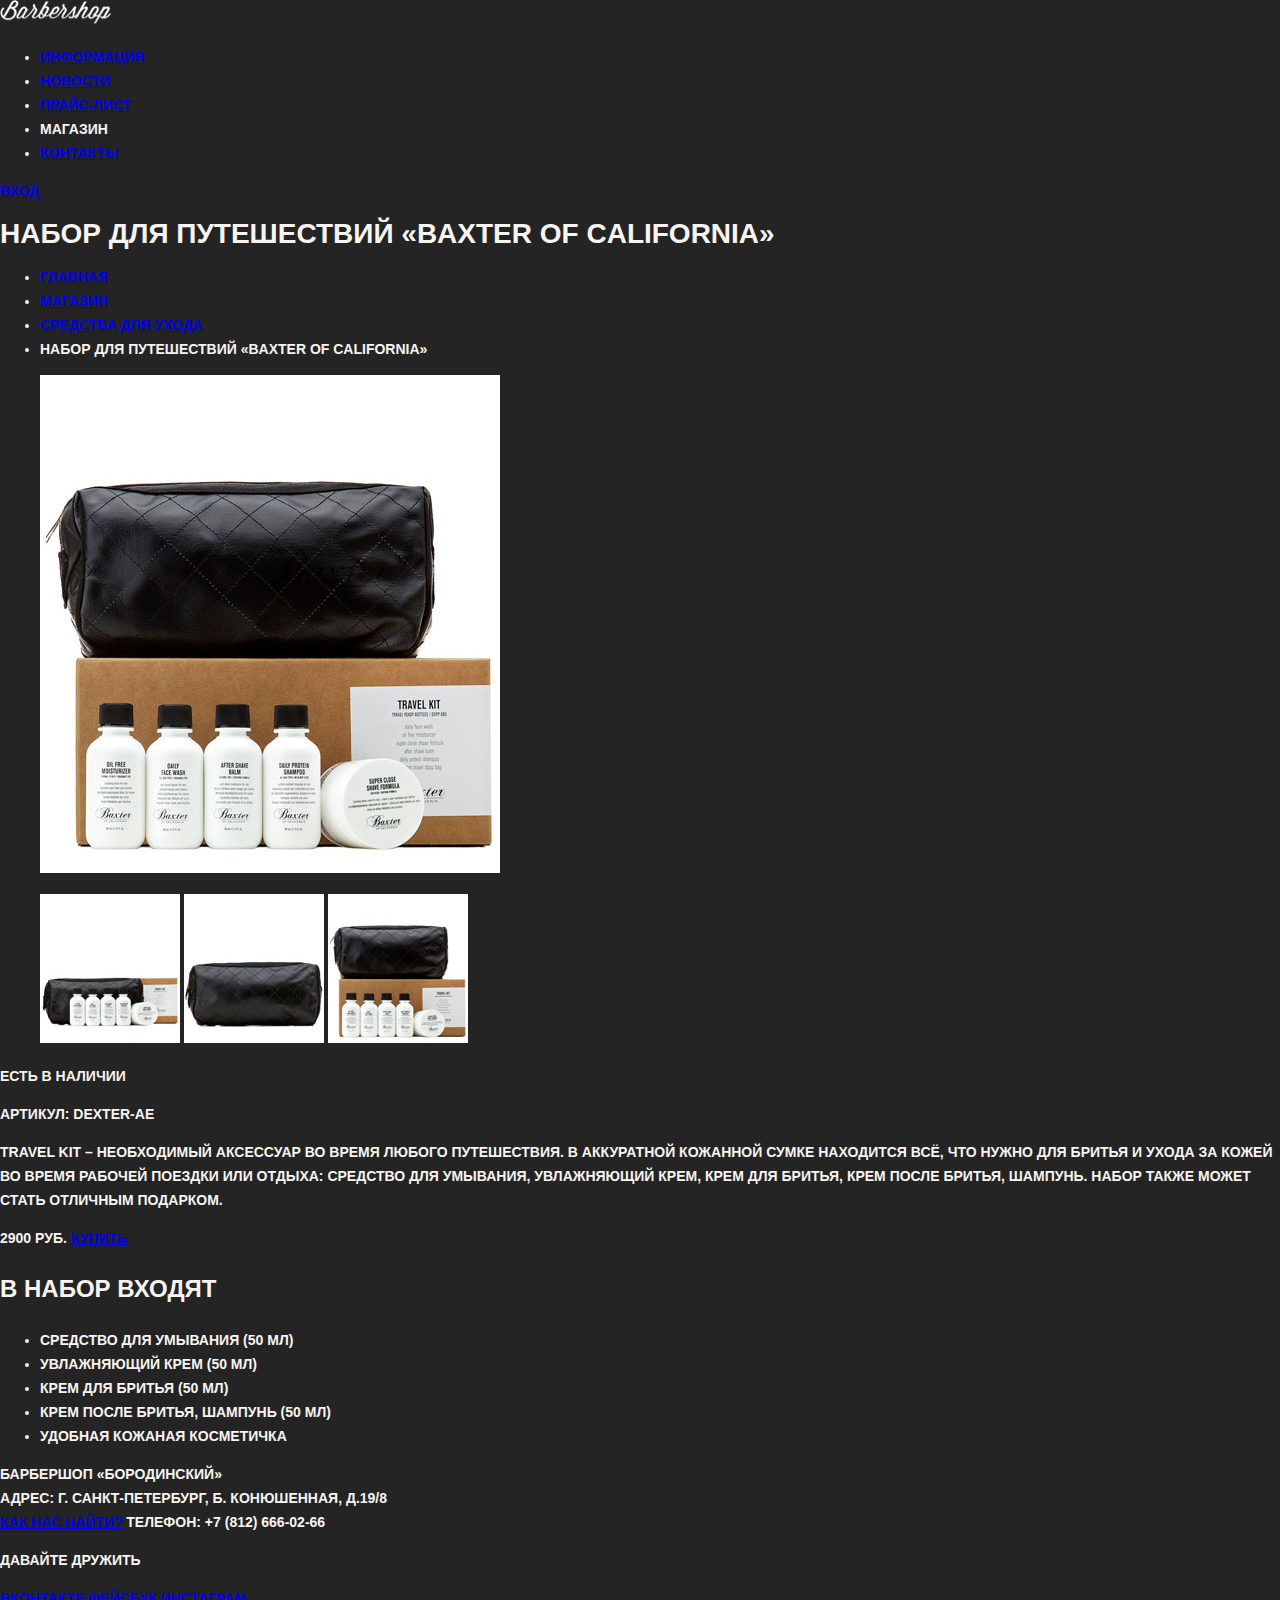
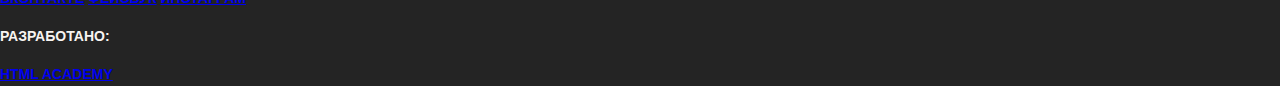
<file: 1/catalog-item.html>
<!DOCTYPE html>
<html lang="ru">
  <head>
    <meta charset="utf-8">
    <title>Набор для путешествий «BAXTER OF CALIFORNIA» — Магазин — Барбершоп «Бородинский»</title>
    <link href="css/style.css" rel="stylesheet">
  </head>
  <body>
	
<!-- Header | L'en-tête -->
    <header class="header-main">
      <div class="container">
        <a href="index.html"><img class="logo-small" src="img/logo-small.png" width="111" height="24" alt="Барбершоп «Бородинский»"></a>
        <nav class="main-navigation">
          <ul>
            <li>  
              <a href="#">Информация</a>
            </li>
            <li>
              <a href="#">Новости</a>
            </li>
            <li>
              <a href="pricelist.html">Прайс-лист</a>
            </li>
            <li class="main-navigation-active">
              Магазин
            </li>
            <li>
              <a href="#">Контакты</a>
            </li>
          </ul>
        </nav>
        <div class="block-user">
          <a class="login" href="#">Вход</a>
        </div>
      </div>
    </header>

<!-- Main content block | Le bloc principal de teneur -->
    <main class="container">
<!-- Heading and nav section | Le titre et la section de navigation -->   	
      <div class="heading-section">
        <h1 class="heading-title">Набор для путешествий «BAXTER OF CALIFORNIA»</h1>
        <ul class="heading-breadcrumbs">
          <li>
            <a href="index.html">Главная</a>
          </li>
          <li>
            <a href="#">Магазин</a>
          </li>
          <li>
            <a href="catalog.html">Средства для ухода</a>
          </li>
          <li class="heading-breadcrumbs-active">
            Набор для путешествий «BAXTER OF CALIFORNIA»
          </li>
        </ul>
      </div>

<!-- Left column with photos | Colonne de gauche avec des photos -->
      <div class="inner-content">
        <div class="inner-content-column">
          <figure class="product-photo-big">
            <img src="img/product-photo-1.jpg" width="460" height="498" alt="Набор для путешествий «BAXTER OF CALIFORNIA»">
          </figure>
          <figure class="product-photo-small">
            <img src="img/product-photo-2.jpg" width="140" height="149" alt="Набор для путешествий «BAXTER OF CALIFORNIA»"> 
            <img src="img/product-photo-3.jpg" width="140" height="149" alt="Набор для путешествий «BAXTER OF CALIFORNIA»"> 
            <img src="img/product-photo-4.jpg" width="140" height="149" alt="Набор для путешествий «BAXTER OF CALIFORNIA»">
          </figure>
        </div>
				
<!-- Right column with the description of a product | Colonne de droite avec la description d'un produit -->
        <div class="inner-content-column">
          <p class="product-available">Есть в наличии</p>
          <p class="product-article">Артикул: Dexter-AE</p>
          <p class="product-description">
            Travel Kit – необходимый аксессуар во время любого путешествия. В аккуратной кожанной сумке находится всё, что нужно для бритья и ухода за кожей во время рабочей поездки или отдыха: средство для умывания, увлажняющий крем, крем для бритья, крем после бритья, шампунь. Набор также может стать отличным подарком.
          </p>
          <div class="item-price">
            <span>2900 руб.</span>
            <a class="btn" href="catalog-item.html" title="Набор для путешествий «BAXTER OF CALIFORNIA»">Купить</a>
          </div>
          <h3 class="inner-content-title">В набор входят</h3>
          <ul>
            <li>Средство для умывания (50 мл)</li>
            <li>Увлажняющий крем (50 мл)</li>
            <li>Крем для бритья (50 мл)</li>
            <li>Крем после бритья, шампунь (50 мл)</li>
            <li>Удобная кожаная косметичка</li>
          </ul>
        </div>
      </div>
    </main>

<!-- Footer | Le pied de la page -->
    <footer class="footer-main">
      <div class="container">
        <div class="footer-contacts">
          Барбершоп «Бородинский»<br>
          Адрес: г. Санкт-Петербург, Б. Конюшенная, д.19/8<br>
          <a href="#">Как нас найти?</a>
          Телефон: +7 (812) 666-02-66
        </div>
        <div class="footer-social">
          <p>Давайте дружить</p>
          <a class="social-btn social-btn-vk" href="#">Вконтакте</a>
          <a class="social-btn social-btn-fb" href="#">Фейсбук</a>
          <a class="social-btn social-btn-inst" href="#">Инстаграм</a>
        </div>
        <div class="footer-copyright">
          <p>Разработано:</p>
          <a class="btn" href="https://htmlacademy.ru">HTML Academy</a>
        </div>    
      </div>
    </footer>
  </body>
</html>
</file>
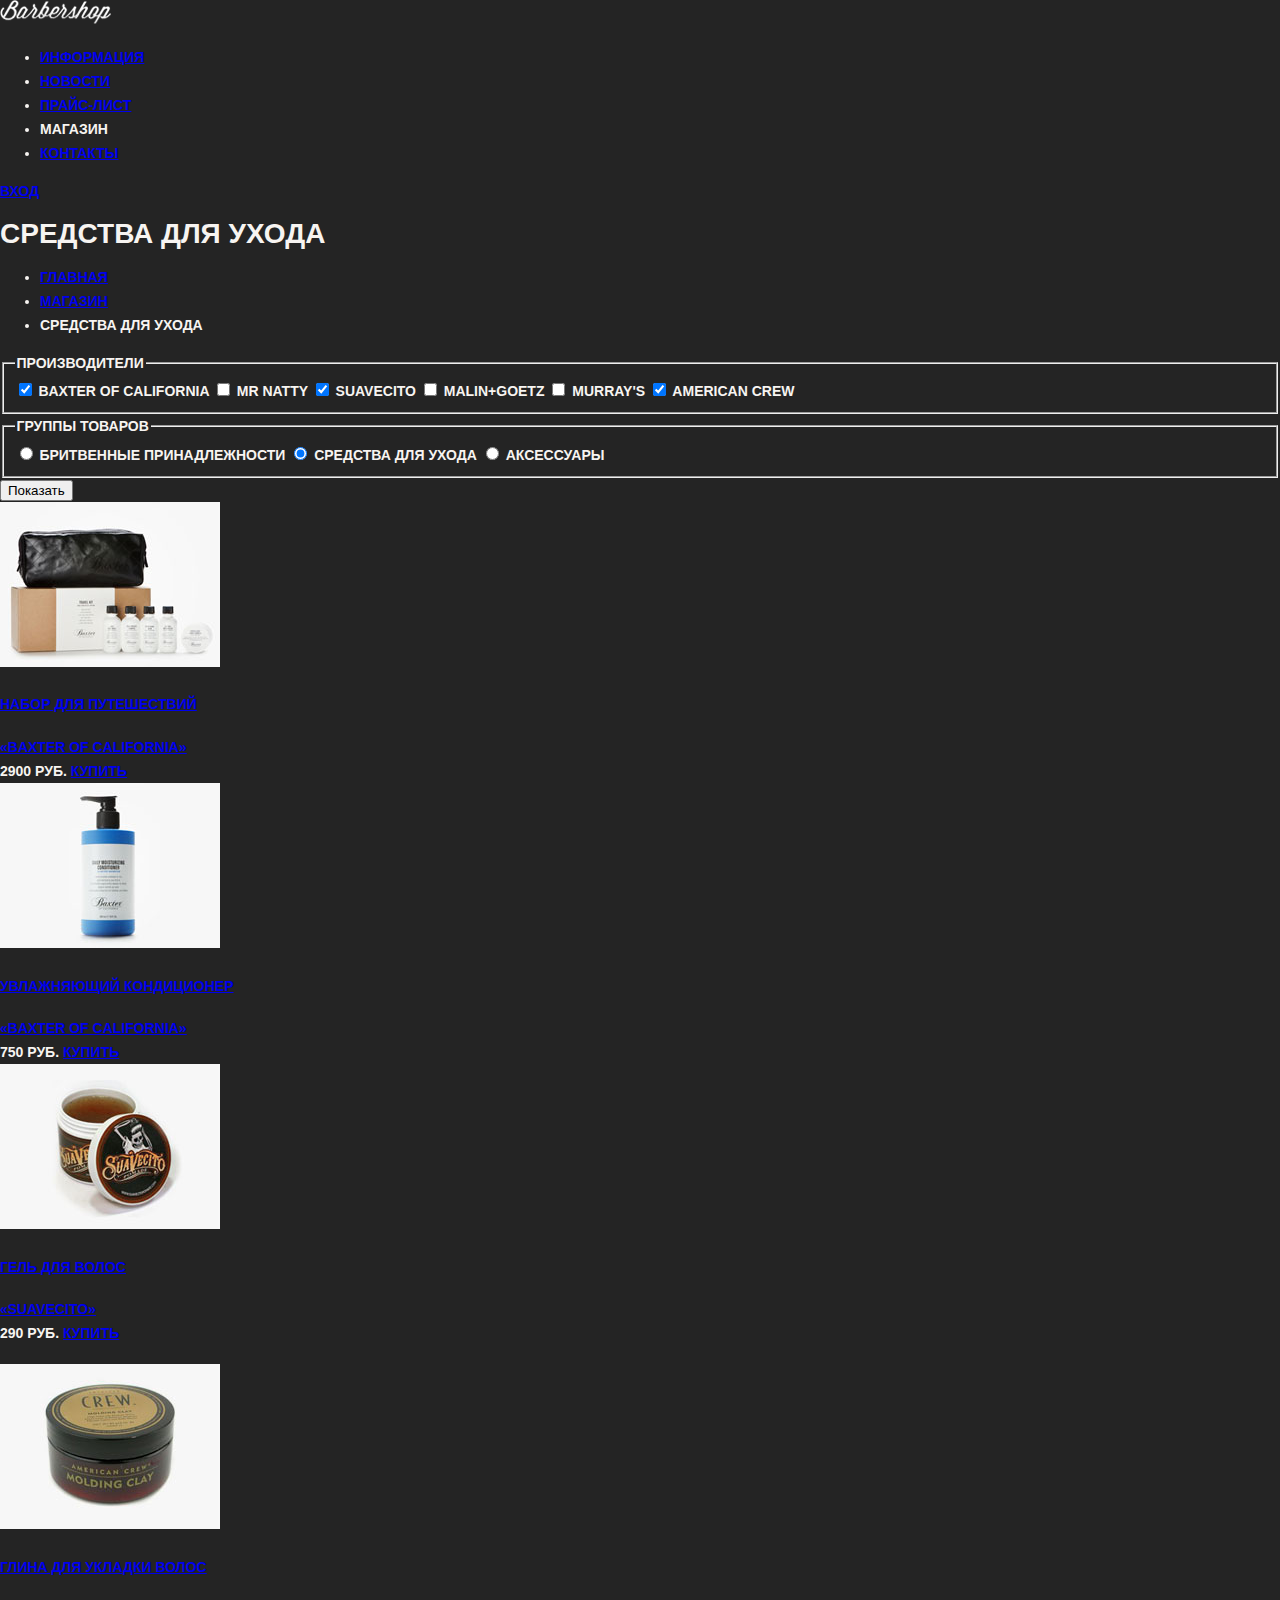
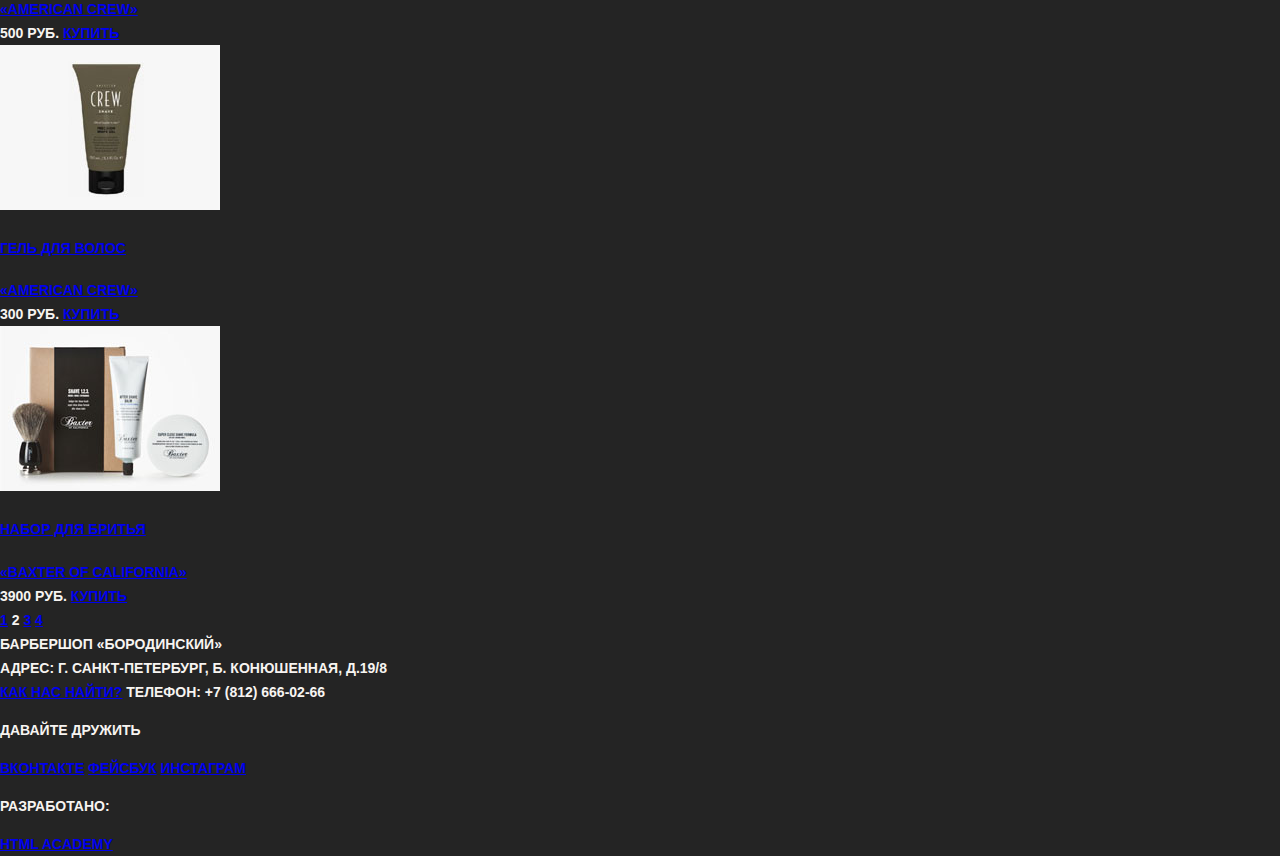
<file: 1/catalog.html>
<!DOCTYPE html>
<html lang="ru">
  <head>
    <meta charset="utf-8">
    <title>Средства для ухода — Магазин — Барбершоп «Бородинский»</title>
    <link href="css/style.css" rel="stylesheet">
  </head>
  <body>

<!-- Header | L'en-tête -->
    <header class="header-main">
      <div class="container">
        <a href="index.html"><img class="logo-small" src="img/logo-small.png" width="111" height="24" alt="Барбершоп «Бородинский»"></a>
        <nav class="main-navigation">
          <ul>
            <li>  
              <a href="#">Информация</a>
            </li>
            <li>
              <a href="#">Новости</a>
            </li>
            <li>
              <a href="pricelist.html">Прайс-лист</a>
            </li>
            <li class="main-navigation-active">
              Магазин
            </li>
            <li>
              <a href="#">Контакты</a>
            </li>
          </ul>
        </nav>
        <div class="block-user">
          <a class="login" href="#">Вход</a>
        </div>
      </div>
    </header>

<!-- Main content block | Le bloc principal de teneur -->
    <main class="container">
<!-- Heading and nav section | Le titre et la section de navigation -->
      <div class="heading-section">
        <h1 class="heading-title">Средства для ухода</h1>
        <ul class="heading-breadcrumbs">
          <li>
            <a href="index.html">Главная</a>
          </li>
          <li>
            <a href="#">Магазин</a>
          </li>
          <li class="heading-breadcrumbs-active">
            Средства для ухода
          </li>
        </ul>
      </div>

      <div class="catalog-section">
        <form class="catalog-producers filter" action="#" method="get">
          <fieldset>
            <legend>Производители</legend>
            <label><input type="checkbox" name="goods-producers" value="1" checked> Baxter of California</label>
            <label><input type="checkbox" name="goods-producers" value="2"> Mr Natty</label>
            <label><input type="checkbox" name="goods-producers" value="3" checked> Suavecito</label>
            <label><input type="checkbox" name="goods-producers" value="4"> Malin+Goetz</label>
            <label><input type="checkbox" name="goods-producers" value="5"> Murray's</label>
            <label><input type="checkbox" name="goods-producers" value="6" checked> American Crew</label>
          </fieldset>
          <fieldset>
            <legend>Группы товаров</legend>
            <label><input type="radio" name="goods-type" value="1"> Бритвенные принадлежности</label>
            <label><input type="radio" name="goods-type" value="2" checked> Средства для ухода</label>
            <label><input type="radio" name="goods-type" value="3"> Аксессуары</label>
          </fieldset>
          <button class="btn" type="submit">Показать</button>
        </form>

        <div class="catalog-content"> <!-- объединяет в себе все товары каталога -->
          <article class="catalog-item"> <!-- контейнер для отдельной карточки товара -->
            <a class="catalog-item-details" href="catalog-item.html"><img src="img/catalog-photo-1.jpg" width="220" height="165" alt="Набор для путешествий «BAXTER OF CALIFORNIA»">
              <h4>Набор для путешествий</h4>
              <div>«BAXTER OF CALIFORNIA»</div>
            </a>
            <div class="item-price">
              <span>2900 руб.</span>
              <a class="btn" href="catalog-item.html" title="Набор для путешествий «BAXTER OF CALIFORNIA»">Купить</a>
            </div>
          </article>

          <article class="catalog-item">
            <a class="catalog-item-details" href="#"><img src="img/catalog-photo-2.jpg" width="220" height="165" alt="Увлажняющий кондиционер «BAXTER OF CALIFORNIA»">
              <h4>Увлажняющий кондиционер</h4>
              <div>«BAXTER OF CALIFORNIA»</div>
            </a>
            <div class="item-price">
              <span>750 руб.</span>
              <a class="btn" href="#" title="Увлажняющий кондиционер «BAXTER OF CALIFORNIA»">Купить</a>
            </div>
          </article>

          <article class="catalog-item">
            <a class="catalog-item-details" href="#"><img src="img/catalog-photo-3.jpg" width="220" height="165" alt="Гель для волос «SUAVECITO»">
              <h4>Гель для волос<h4>
              <div>«SUAVECITO»</div>
            </a>
            <div class="item-price">
              <span>290 руб.</span>
              <a class="btn" href="#" title="Гель для волос «SUAVECITO»">Купить</a>
            </div>
          </article>

          <article class="catalog-item">
            <a class="catalog-item-details" href="#"><img src="img/catalog-photo-4.jpg" width="220" height="165" alt="Глина для укладки волос «AMERICAN CREW»">
              <h4>Глина для укладки волос</h4>
              <div>«AMERICAN CREW»</div>
            </a>
            <div class="item-price">
              <span>500 руб.</span>
              <a class="btn" href="#" title="Глина для укладки волос «AMERICAN CREW»">Купить</a>
            </div>
          </article>

          <article class="catalog-item">
            <a class="catalog-item-details" href="#"><img src="img/catalog-photo-5.jpg" width="220" height="165" alt="Гель для волос «AMERICAN CREW»">
              <h4>Гель для волос</h4>
              <div>«AMERICAN CREW»</div>
            </a>
            <div class="item-price">
              <span>300 руб.</span>
              <a class="btn" href="#" title="Гель для волос «AMERICAN CREW»">Купить</a>
            </div>
          </article>

          <article class="catalog-item">
            <a class="catalog-item-details" href="#"><img src="img/catalog-photo-6.jpg" width="220" height="165" alt="Набор для бритья «BAXTER OF CALIFORNIA»">
              <h4>Набор для бритья</h4>
              <div>«BAXTER OF CALIFORNIA»</div>
            </a>
            <div class="item-price">
              <span>3900 руб.</span>
              <a class="btn" href="#" title="Набор для бритья «BAXTER OF CALIFORNIA»">Купить</a>
            </div>
          </article>

<!-- Pagination -->
          <div class="navigation-page">
            <a href="#">1</a>
            <span class="active">2</span>
            <a href="#">3</a>
            <a href="#">4</a>
					</div>
				</div>
    	</div>
    </main>

<!-- Footer | Le pied de la page -->
    <footer class="footer-main">
      <div class="container">
        <div class="footer-contacts">
          Барбершоп «Бородинский»<br>
          Адрес: г. Санкт-Петербург, Б. Конюшенная, д.19/8<br>
          <a href="#">Как нас найти?</a>
          Телефон: +7 (812) 666-02-66
        </div>
        <div class="footer-social">
          <p>Давайте дружить</p>
          <a class="social-btn social-btn-vk" href="#">Вконтакте</a>
          <a class="social-btn social-btn-fb" href="#">Фейсбук</a>
          <a class="social-btn social-btn-inst" href="#">Инстаграм</a>
        </div>
        <div class="footer-copyright">
          <p>Разработано:</p>
          <a class="btn" href="https://htmlacademy.ru">HTML Academy</a>
        </div>    
      </div>
    </footer>
  </body>
</html>
</file>
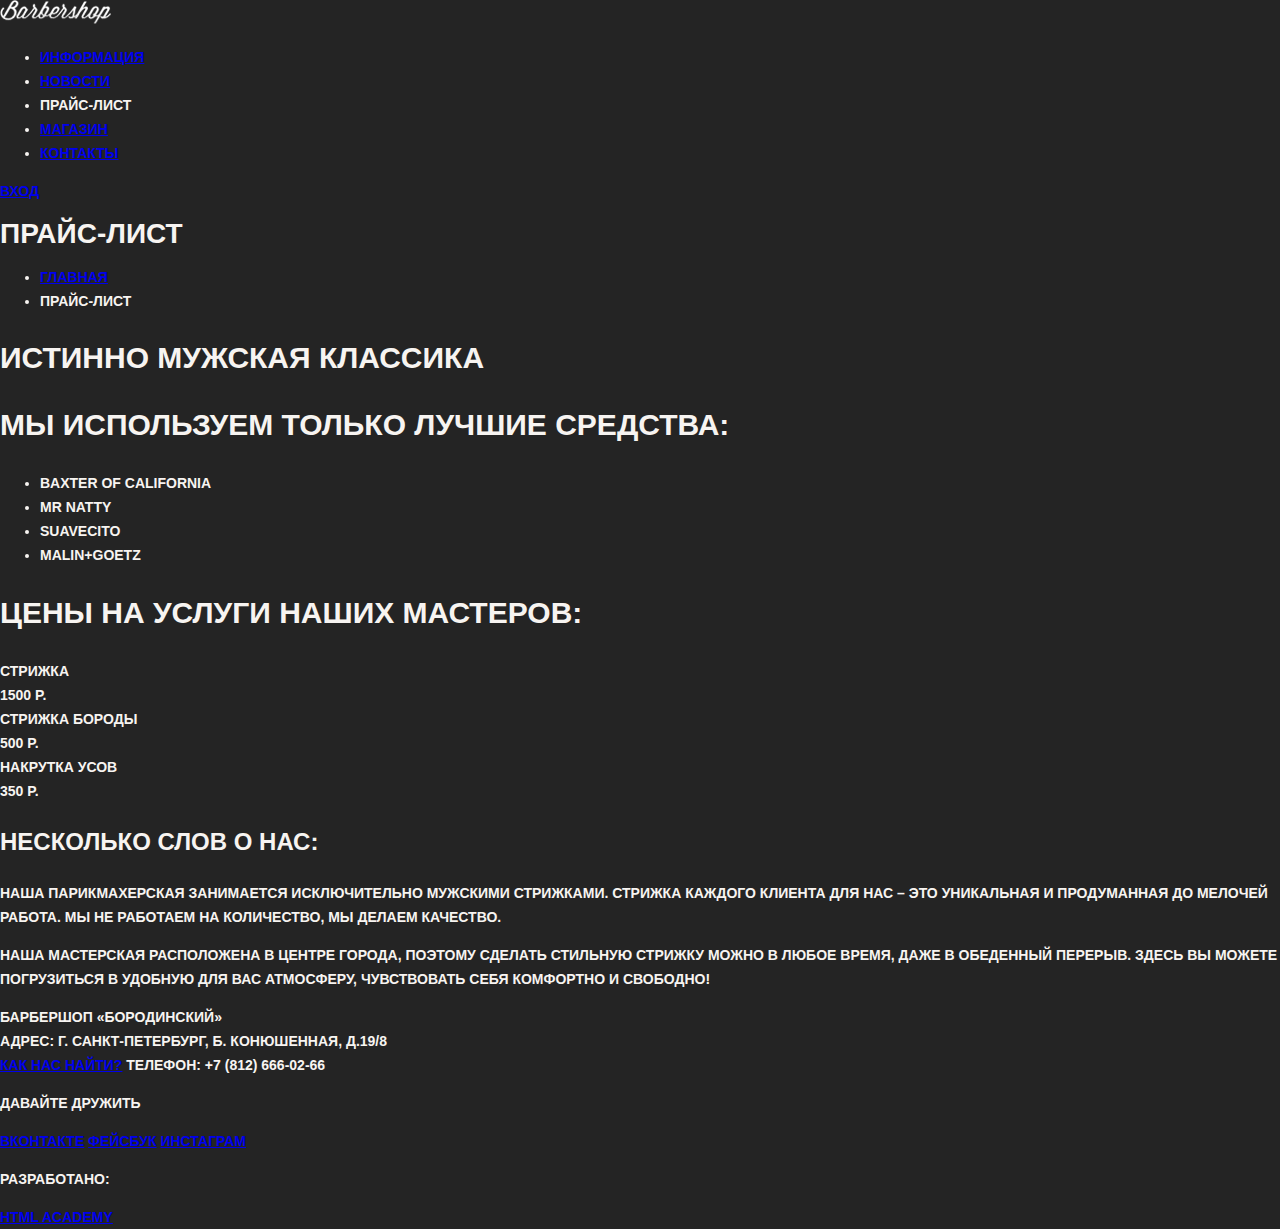
<file: 1/pricelist.html>
<!DOCTYPE html>
<html lang="ru">
  <head>
    <meta charset="utf-8">
    <title>Прайс-лист — Барбершоп «Бородинский»</title>
    <link href="css/style.css" rel="stylesheet">
  </head>
  <body>

<!-- Header | L'en-tête -->
    <header class="header-main">
      <div class="container">
        <a href="index.html"><img class="logo-small" src="img/logo-small.png" width="111" height="24" alt="Барбершоп «Бородинский»"></a>
      </div>
      <nav class="main-navigation">
        <ul>
          <li>  
            <a href="#">Информация</a>
          </li>
          <li>
            <a href="#">Новости</a>
          </li>
          <li>
            <a class="main-navigation-active">Прайс-лист</a>
          </li>
          <li>
            <a href="catalog.html">Магазин</a>
          </li>
          <li>
            <a href="#">Контакты</a>
          </li>
        </ul>
      </nav>
      <div class="block-user">
        <a class="login" href="#">Вход</a>
      </div>
    </header>

<!-- Main content block | Le bloc principal de teneur -->
    <main class="container">
<!-- Heading and nav section | Le titre et la section de navigation -->   	
      <div class="heading-section">
        <h1 class="heading-title">Прайс-лист</h1>
        <ul class="heading-breadcrumbs">
          <li>
            <a href="index.html">Главная</a>
          </li>
          <li class="heading-breadcrumbs-active">
            Прайс-лист
          </li>
        </ul>
      </div>

      <div class="line-through"> <!-- рекламный заголовок с линией за ним -->
        <h2>Истинно мужская классика</h2>
      </div>

      <div class="inner-content">
        <div class="inner-content-column">
        <h2 class="inner-content-title">Мы используем только лучшие средства:</h2>
    			<ul class="inner-content-features">
            <li>Baxter of California</li>
            <li>Mr Natty</li>
            <li>Suavecito</li>
            <li>Malin+Goetz</li>
          </ul>
        </div>

        <div class="inner-content-column">
          <h2 class="inner-content-title">Цены на услуги наших мастеров:</h2>
          <div class="inner-content-table">
            <div class="inner-content-row">
              <div class="inner-content-cell">
                Стрижка
              </div>
              <div class="inner-content-cell">
                1500 P.
              </div>
            </div>
            <div class="inner-content-row">
              <div class="inner-content-cell">
                Стрижка бороды
              </div>
              <div class="inner-content-cell">
                500 P.
              </div>
            </div>
            <div class="inner-content-row">
              <div class="inner-content-cell">
                Накрутка усов
              </div>
              <div class="inner-content-cell">
                350 P.
              </div>
            </div>
          </div>
        </div>


        <h3 class="inner-content-title">Несколько слов о нас:</h3>
        <div class="inner-content-column">	
          <p>Наша парикмахерская занимается исключительно мужскими стрижками. Стрижка каждого клиента для нас – это уникальная и продуманная до мелочей работа. Мы не работаем на количество, мы делаем качество.</p>
        </div>
        <div class="inner-content-column">	
           <p>Наша мастерская расположена в центре города, поэтому сделать стильную стрижку можно в любое время, даже в обеденный перерыв. Здесь Вы можете погрузиться в удобную для Вас атмосферу, чувствовать себя комфортно и свободно!</p>
        </div>
    </main>
		
<!-- Footer | Le pied de la page -->
    <footer class="footer-main">
      <div class="container">
        <div class="footer-contacts">
          Барбершоп «Бородинский»<br>
          Адрес: г. Санкт-Петербург, Б. Конюшенная, д.19/8<br>
          <a href="#">Как нас найти?</a>
          Телефон: +7 (812) 666-02-66
        </div>
        <div class="footer-social">
          <p>Давайте дружить</p>
          <a class="social-btn social-btn-vk" href="#">Вконтакте</a>
          <a class="social-btn social-btn-fb" href="#">Фейсбук</a>
          <a class="social-btn social-btn-inst" href="#">Инстаграм</a>
        </div>
        <div class="footer-copyright">
          <p>Разработано:</p>
          <a class="btn" href="https://htmlacademy.ru">HTML Academy</a>
        </div>		
      </div>
    </footer>
  </body>
</html>
</file>
<file: 1/css/style.css>
body {
  margin: 0;
  padding: 0;
  font-size: 14px;
  line-height: 24px;
  font-weight: bold;
  font-family: "PT Sans Narrow", sans-serif;
  text-transform: uppercase;
  color: #f7f4f1;
  background-color: #242424;
}

h2 {
  font-size: 30px;
  line-height: 42px;
}

h3 {
  font-size: 24px;
  line-height: 30px;
}
</file>
<file: css/style.min.css>
body,fieldset,figure,html{margin:0;padding:0}body{min-width:960px;color:#f7f4f1;background:#000 url(../img/bg-main.jpg) no-repeat center top}fieldset{border:none}.features-item h2,h1{margin:0 0 15px}.features-item h2,.index-content-title,h1{font-size:30px;line-height:42px}h2,h3{font-size:24px;line-height:30px;margin:0 0 21px}.appointment-form input,.btn,.login-form input,body{font-family:"PT Sans Narrow","Arial",sans-serif;font-size:14px;line-height:24px;font-weight:700;text-transform:uppercase}.btn{display:inline-block;padding:10px 30px;vertical-align:top;text-align:center;color:#fff;background-color:#000;border:none;outline:0;cursor:pointer}.btn:hover{background-color:#663d15}.btn:disabled{cursor:default;opacity:.5}a{text-decoration:none}.container{max-width:940px;margin-right:auto;margin-left:auto;padding:0 10px}.block-user{float:right;max-width:140px}.clearfix::after{content:"";display:table;clear:both}.header-inner,.header-main{margin-bottom:62px;color:#fff;background-color:#000}.header-inner{margin-bottom:50px}.login{position:relative;padding:26px 20px 26px 50px;color:#fff}.login::before{position:absolute;top:28px;left:20px;content:"";width:18px;height:18px;background:url(../img/iconset.png) no-repeat;background-position:-1px -15px;opacity:.3}.login:hover::before{opacity:1}.navigation-main{float:left;min-width:825px}.navigation-main ul{margin:0;padding:0;list-style:none;font-size:0}.login,.navigation-main li{display:inline-block;font-size:16px;line-height:20px;vertical-align:top}.active a,.navigation-main a{display:block;padding:26px 20px}.navigation-main a{color:#fff;text-decoration:none;white-space:nowrap}.login:hover,.navigation-main a:hover{background-color:#242424}.navigation-main .active{position:relative}.navigation-main .active::after{content:"";position:absolute;bottom:0;left:20px;right:20px;height:5px;background-color:#fff}.active a:hover,a.logo-small:hover{background:0 0}.active a{cursor:default}.index-logo{margin-right:auto;margin-left:auto;margin-bottom:19px}.index-logo,.index-logo img{width:368px;height:204px}.features-item{float:left;width:300px;margin-right:20px;margin-bottom:79px;text-align:center}.appointment-form input:nth-child(2n),.features-item:nth-child(3n){margin-right:0}.features-item h2{position:relative;margin-bottom:24px;padding-bottom:35px}.features-item h2::after{position:absolute;bottom:3px;left:50%;margin-left:-10px;content:"";display:block;width:20px;height:20px;background-color:#fff;-webkit-transform:rotate(45deg);transform:rotate(45deg)}.features-item p{margin:10px 10px 0}.index-content{padding:45px 80px 50px;margin-bottom:35px;background:url(../img/content-shadow-splitter.png) no-repeat center,#f9f6f3 url(../img/bg-pattern-light.png);color:#000}.index-content p,.index-content-title{margin:0 0 20px}.index-content-left{float:left;width:380px}.index-content-right{float:right;width:300px}.news-preview{margin:0;padding:0 30px 0 0;list-style:none}.news-preview li{margin-bottom:20px}.news-preview li:last-child{margin-bottom:29px}.news-preview p{margin-bottom:0}.news-preview time{display:block;text-transform:none}.gallery{position:relative;line-height:0}.gallery-content{height:auto;margin:0 0 38px;border:7px solid #fff;background-color:#ccc}.gallery-content img{width:286px;height:auto}a.btn-contact-left,a.btn-contact-right,a.btn-gallery-next,a.btn-gallery-prev{display:inline-block;width:140px;height:22px;padding:10px 0 12px;vertical-align:middle;text-align:center;background-color:#000;color:#fff;line-height:24px}a.btn-contact-left:hover,a.btn-contact-right:hover,a.btn-gallery-next:hover,a.btn-gallery-prev:hover{background-color:#663d15}a.btn-gallery-prev{float:left}a.btn-gallery-next{float:right}.btn-contact-left{margin-right:20px}.appointment-form input{float:left;width:106px;padding:7px 15px;margin-right:20px;margin-bottom:20px;border:2px solid #000;background-color:#f9f6f3;outline:0;color:#000}.appointment-form .btn{width:100%;clear:both}.footer-main{margin-top:30px;padding-top:60px;padding-bottom:40px;background:#242424 url(../img/bg-pattern-dark.png);color:#fff}.footer-main a,.footer-main a:active,.footer-main a:visited{text-decoration:underline;color:#fff}.footer-contacts{float:left;width:320px;margin-right:60px}.footer-copyright a,.footer-main a:hover{text-decoration:none}.footer-main p{margin-bottom:15px}.footer-copyright p,.footer-social{text-align:center}.footer-social{float:left;width:180px}.footer-copyright p,.footer-social p{margin:0 0 15px}.social-btn{display:inline-block;width:43px;height:43px;margin:0 2px;font-size:0;vertical-align:top;background:#000 url(../img/iconset.png) no-repeat center;-webkit-transition:background-position .2s,background-color .2s;transition:background-position .2s,background-color .2s}.social-btn:hover{background-color:#fff}.social-btn-vk{background-position:9px -447px}.social-btn-fb{background-position:15px -171px}.social-btn-inst{background-position:12px -313px}.social-btn-vk:hover{background-position:9px -381px}.social-btn-fb:hover{background-position:15px -100px}.social-btn-inst:hover{background-position:12px -242px}.footer-copyright{float:right;max-width:180px;margin-right:0}.footer-copyright .btn{margin-right:0}.footer-copyright .btn:hover{color:#000;background-color:#fff}@-webkit-keyframes bounce{0%{-webkit-transform:translateY(-2000px);transform:translateY(-2000px)}70%{-webkit-transform:translateY(30px);transform:translateY(30px)}90%{-webkit-transform:translateY(-10px);transform:translateY(-10px)}to{-webkit-transform:translateY(0);transform:translateY(0)}}@keyframes bounce{0%{-webkit-transform:translateY(-2000px);transform:translateY(-2000px)}70%{-webkit-transform:translateY(30px);transform:translateY(30px)}90%{-webkit-transform:translateY(-10px);transform:translateY(-10px)}to{-webkit-transform:translateY(0);transform:translateY(0)}}@-webkit-keyframes shake{0%,to{-webkit-transform:translateX(0);transform:translateX(0)}10%,30%,50%,70%,90%{-webkit-transform:translateX(-10px);transform:translateX(-10px)}20%,40%,60%,80%{-webkit-transform:translateX(10px);transform:translateX(10px)}}@keyframes shake{0%,to{-webkit-transform:translateX(0);transform:translateX(0)}10%,30%,50%,70%,90%{-webkit-transform:translateX(-10px);transform:translateX(-10px)}20%,40%,60%,80%{-webkit-transform:translateX(10px);transform:translateX(10px)}}.modal-content{position:absolute;top:120px;left:50%;display:none;margin-left:-230px;width:300px;padding:50px 80px;color:#000;z-index:10;background:#f8f3f0 url(../img/bg-pattern-light.png);box-shadow:0 30px 50px rgba(0,0,0,.7)}.modal-content-close{position:absolute;top:6px;right:-31px;width:22px;height:22px;font-size:0;background-color:transparent;border:0;cursor:pointer}.modal-content-close::after,.modal-content-close::before{content:"";position:absolute;top:10px;left:2px;width:22px;height:4px;background-color:#d0d0d0;border-radius:1px}.modal-content-close::before{-webkit-transform:rotate(45deg);transform:rotate(45deg)}.modal-content-close::after{-webkit-transform:rotate(-45deg);transform:rotate(-45deg)}.modal-content h2{margin:0 0 20px;font-size:30px;line-height:42px}.modal-content p{margin:0 0 14px}.modal-content .login-form{margin-top:30px;margin-bottom:10px}.modal-content-map{position:fixed;display:none;top:50%;left:50%;margin-top:-280px;margin-left:-390px;z-index:20;width:766px;height:561px;background:#e9e5dc url(../img/static-map.jpg) no-repeat 50% 50%;border:7px solid #fff;box-shadow:0 30px 50px rgba(0,0,0,.7)}.modal-overlay{position:fixed;display:none;top:0;left:0;z-index:3;width:100%;height:100%;background:rgba(0,0,0,.5)}.overlay-show{display:block}.modal-content-show{display:block;-webkit-animation:bounce .6s;animation:bounce .6s}.modal-error{-webkit-animation:shake .6s;animation:shake .6s}.login-form input[type=password],.login-form input[type=text]{width:241px;margin:0 0 10px;padding:10px 40px 10px 15px;text-transform:uppercase;background-color:#f9f6f3;border:2px solid #000;outline:0}.login-form input:focus{border-color:#663d15}input.icon-password,input.icon-user{background-image:url(../img/iconset.png);background-repeat:no-repeat;background-position:100% -504px}input.icon-password{background-position:100% -45px}.login-form .restore{float:right;color:#000;text-decoration:underline}.login-form .restore:hover{float:right;color:#000;text-decoration:none}.login-form .btn{width:100%;margin-top:15px}.login-checkbox{position:relative;padding-left:30px;cursor:pointer}.footer-inner{margin-top:15px;box-shadow:inset 0 21px 40px -15px #000}.inner-page{background:#f9f6f3 url(../img/bg-pattern-light.png);color:#000}.logo-small{float:left;height:20px}.heading-section{margin-bottom:47px}.heading-breadcrumbs{margin:0;padding:0;list-style:none}.heading-breadcrumbs li{position:relative;display:inline;vertical-align:top;padding-right:40px}.heading-breadcrumbs li:after,.inner-content-features li::before,.inner-content-list li::before{position:absolute;content:"";background-color:#000;-webkit-transform:rotate(45deg);transform:rotate(45deg)}.heading-breadcrumbs li:after{right:18px;top:5px;width:8px;height:8px}.heading-breadcrumbs-active{color:#aba9a7}.filter-producer input[type=checkbox],.filter-type input[type=radio],.heading-breadcrumbs-active::after,.login-form input[type=checkbox]{display:none}.heading-breadcrumbs a,.heading-breadcrumbs a:visited{color:#000}.heading-breadcrumbs a:hover{text-decoration:underline}.line-through{text-align:center;margin-bottom:59px}.line-through h2{position:relative;z-index:2;display:inline-block;font-size:48px;line-height:48px;margin:0;padding:0 25px;background:#f9f6f3 url(../img/bg-pattern-light.png)}.line-through::after{position:relative;top:-25px;content:"";z-index:1;display:block;border-bottom:2px solid #000}.inner-columns{margin:60px 0}.inner-content-left{float:left;width:460px}.inner-content-right{float:right;min-width:460px}h2.inner-content-title,h3.inner-content-title{display:block;width:300px;margin-bottom:30px}.inner-content-features,.inner-content-list{margin:-5px 0 0;padding:0;list-style:none}.inner-content-list li{position:relative;margin-bottom:0;padding-left:21px}.inner-content-features li::before,.inner-content-list li::before{top:9px;left:2px;width:7px;height:7px}.inner-content-features{margin:0}.inner-content-features li{position:relative;line-height:22px;margin-bottom:13.5px;padding-left:20px}.inner-content-features li::before{top:6px;left:0;width:8px;height:8px}.inner-content-left p,.inner-content-right p{max-width:390px}.inner-content-left :first-child,.inner-content-right :first-child{margin-top:0}.inner-content-left :last-child,.inner-content-right :last-child{margin-bottom:0}.inner-content-table{display:table;width:100%;border-collapse:collapse}.inner-content-row{display:table-row}.inner-content-cell{display:table-cell;border:2px solid #000;padding:8px 15px 7px;width:50%}.inner-content-cell:nth-child(2n){text-align:center}.catalog-section{float:left;margin-top:0;min-width:180px}.catalog-producers h3{margin-bottom:25px}.catalog-content{float:right;margin-bottom:22px;padding-top:5px;width:700px;font-size:0}.catalog-item{display:inline-block;width:220px;margin-right:20px;margin-bottom:20px;font-size:14px;vertical-align:top;background-color:#fff}.catalog-item,.product-photo-big,.product-photo-small img{box-shadow:0 0 15px 0 rgba(0,0,0,.2)}.catalog-item:hover,.product-photo-small img:hover{box-shadow:0 0 15px 0 rgba(0,0,0,.3);cursor:pointer}.catalog-item:nth-child(3n),.product-photo-small img:nth-child(3n){margin-right:0}.catalog-producers .filter{padding-top:0;margin-top:0}.checkbox-filter,.radio-filter{position:relative;display:block;padding-left:43px;margin-bottom:13px;cursor:pointer;vertical-align:top}.radio-filter{line-height:24px}.checkbox-filter:hover,.login-checkbox:hover{color:#663d15}.filter-producer input[type=checkbox]+.checkbox-imitation,.login-checkbox input[type=checkbox]+.checkbox-imitation{position:absolute;top:50%;left:0;margin-top:-10px;width:16px;height:16px;border:2px solid #000}.filter-producer input[type=checkbox]:checked+.checkbox-imitation::after,.filter-producer input[type=checkbox]:checked+.checkbox-imitation::before,.login-checkbox input[type=checkbox]:checked+.checkbox-imitation::after,.login-checkbox input[type=checkbox]:checked+.checkbox-imitation::before{content:"";position:absolute;top:7px;left:1px;width:14px;height:2px;background-color:#000}.filter-type input[type=radio]+label.radio-filter:before{position:absolute;top:1px;left:0;width:16px;height:16px;content:"";display:block;border-radius:50%;border:2px solid #000}.filter-type input[type=radio]:checked+label.radio-filter:before{position:absolute;top:1px;left:0;width:16px;height:16px;content:"";display:block;border-radius:50%;border:2px solid #000;box-shadow:inset 0 0 0 4px #f9f6f3,inset 0 0 0 8px #000}.filter-producer{position:relative;display:block;max-width:200px;margin-top:0;padding-top:0;margin-bottom:33px}.checkbox-filter input[type=checkbox]:checked+.checkbox-imitation::before,.login-checkbox input[type=checkbox]:checked+.checkbox-imitation::before{-webkit-transform:rotate(45deg);transform:rotate(45deg)}.checkbox-filter input[type=checkbox]:checked+.checkbox-imitation::after,.login-checkbox input[type=checkbox]:checked+.checkbox-imitation::after{-webkit-transform:rotate(-45deg);transform:rotate(-45deg)}.checkbox-filter input[type=checkbox]:disabled+label.checkbox-filter{border-color:#aeacaa}.filter-type{display:block;max-width:200px;margin-bottom:30px}.item-price span,.product-price span{display:inline-block;width:109px;padding:10px 0;font-size:14px;text-align:center;vertical-align:top;background-color:#e5e5e5}.btn-buy{padding-right:19px;padding-left:18px;font-size:14px}.item-price{margin:0 0 16px 16px;font-size:0}.catalog-item-details img{width:220px;height:165px}.catalog-item-details h4{margin:6px 0 0 16px;line-height:18px;text-transform:none}.catalog-item-details div{margin-left:16px;line-height:18px;margin-bottom:13px}a.catalog-item-details,a.catalog-item-details:visited{color:#000}a.catalog-item-details:hover{color:#663d15}.navigation-page{margin:0 0 49px 241px;padding:0}.navigation-page li{text-align:center;display:inline-block;margin-right:5px;list-style:none;font-size:0}.navigation-page a{display:inline-block;width:42px;padding:13px 0;font-size:14px;line-height:18px;color:#fff;background-color:#000}.navigation-page a:hover{background-color:#663d15}.navigation-page .active-page{color:#000;background-color:#fff}.navigation-page .active-page:hover{background-color:#fff}.product-photo-big,.product-photo-small{display:inline-block;max-width:460px;max-height:498px;font-size:0}.product-photo-small{display:block;margin:2px 0 0;padding:0}.product-photo-small img{margin-right:20px;margin-bottom:8px}.product-photo-big{margin:5px 0 20px;padding:0}.inner-content-column{float:left;width:480px}.inner-content-column-right{float:right;width:390px}.product-status{margin-bottom:30px;margin-top:25px}.product-available{float:left;margin:0}.product-article{float:right;margin:0;padding-right:10px;color:#aba9a7;text-align:right}.product-price{font-size:0;margin:0 0 63px}p.product-description{margin-bottom:35px}img{max-width:100%;height:auto}input::-webkit-input-placeholder{color:#000}input::-moz-placeholder{color:#000}input:-ms-input-placeholder{color:#000}input:focus{border-color:#663d15}
</file>
